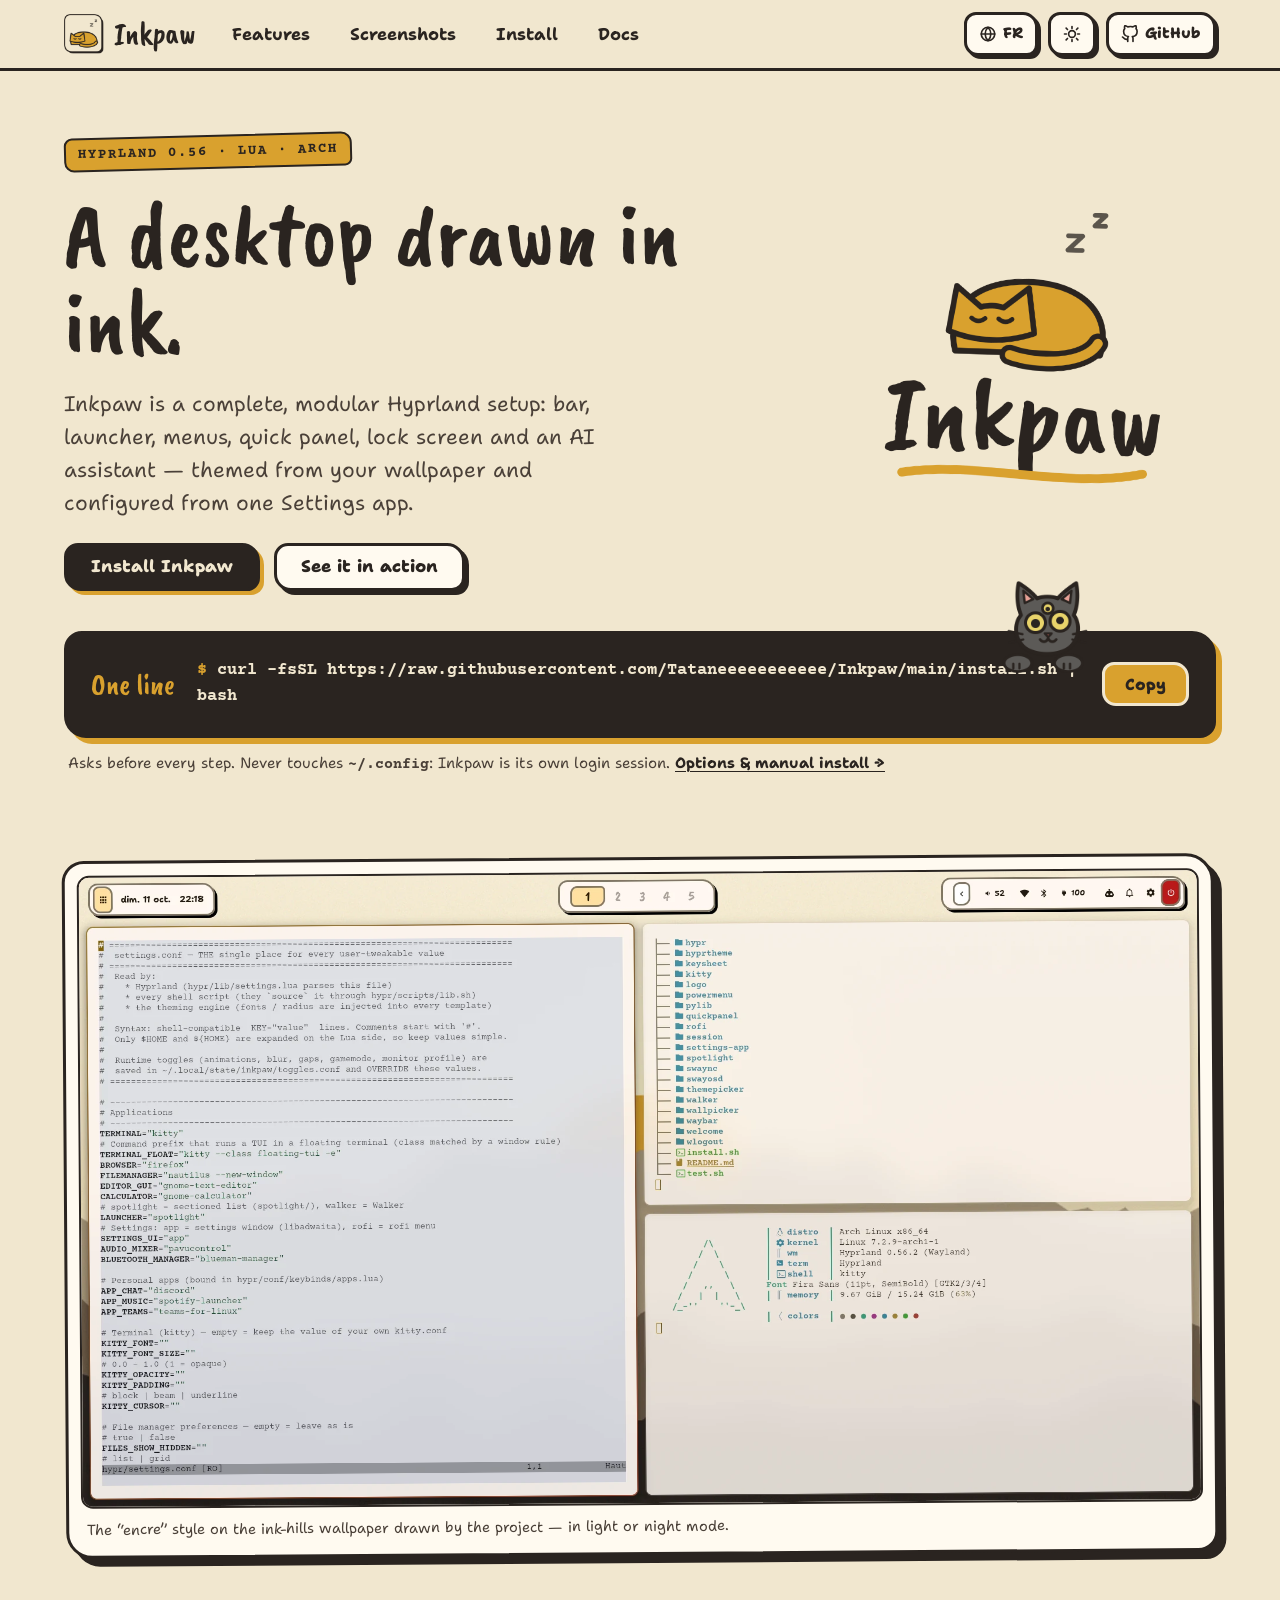
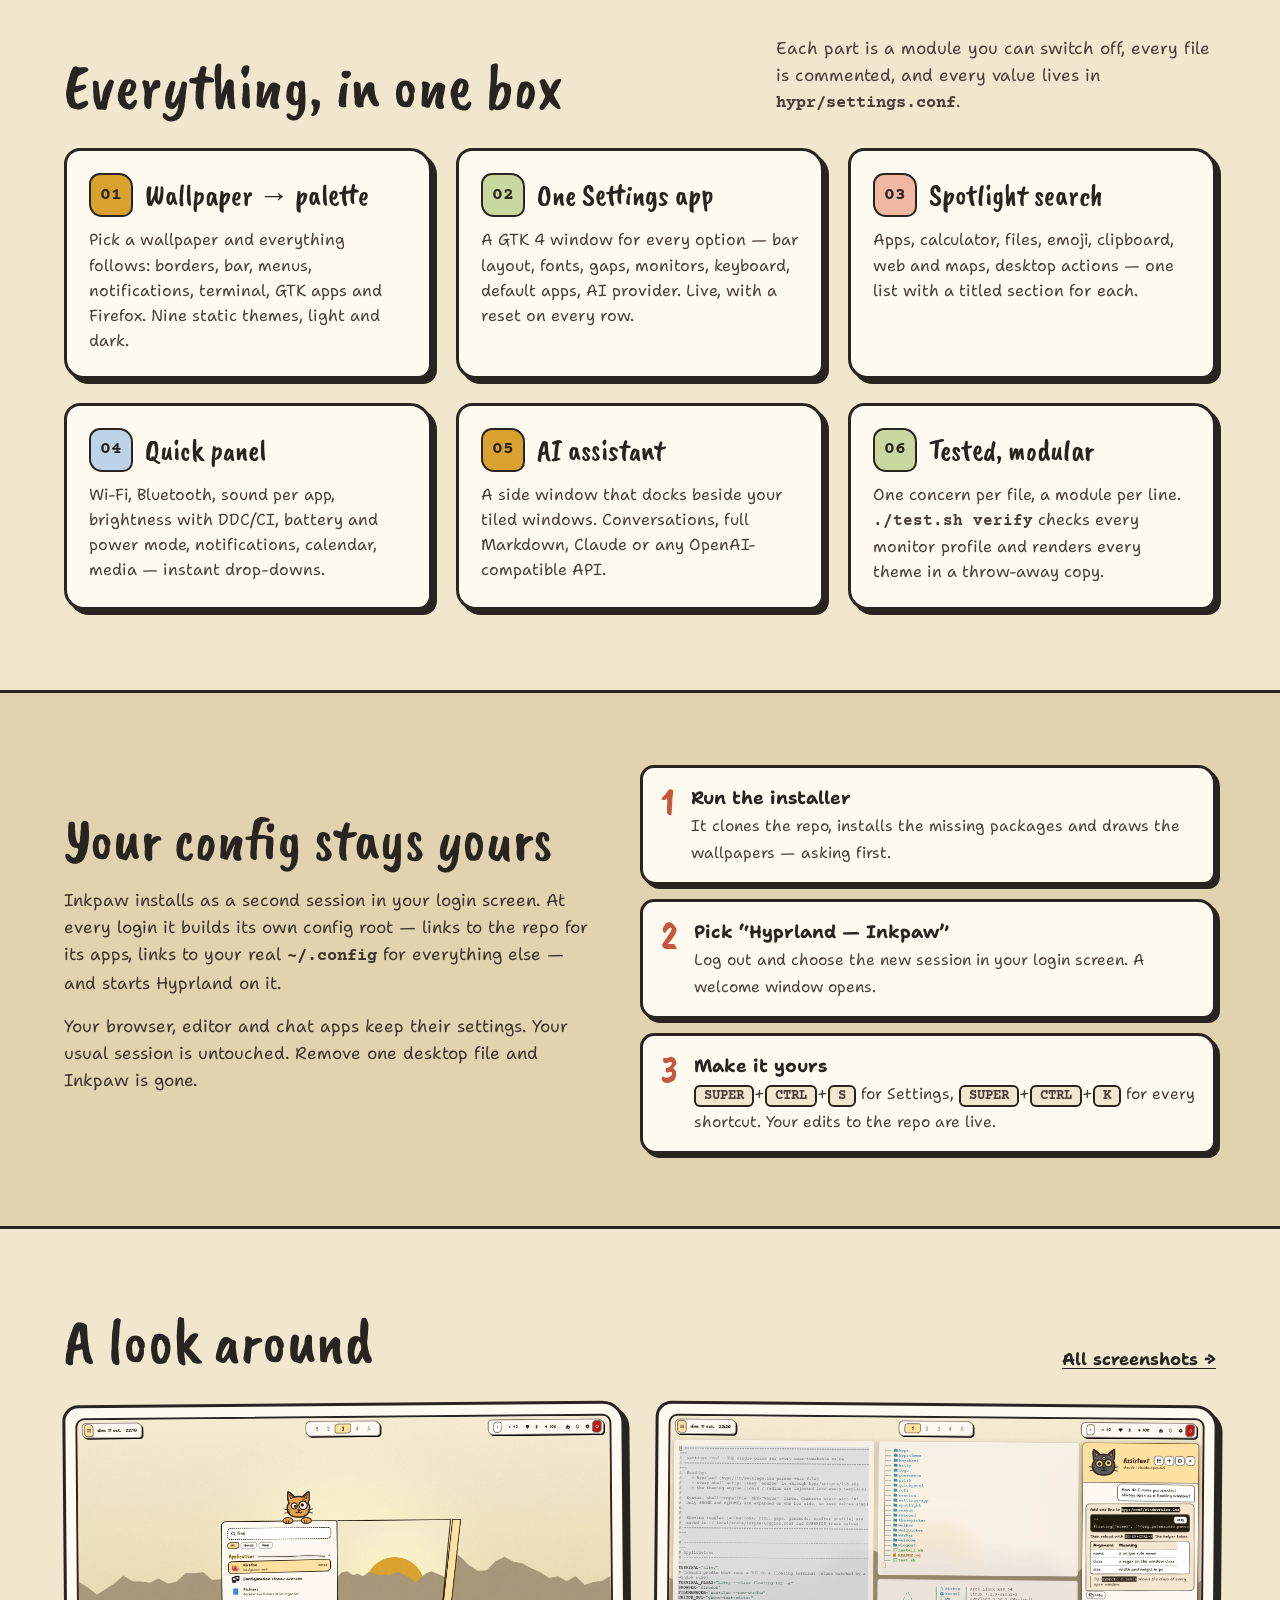
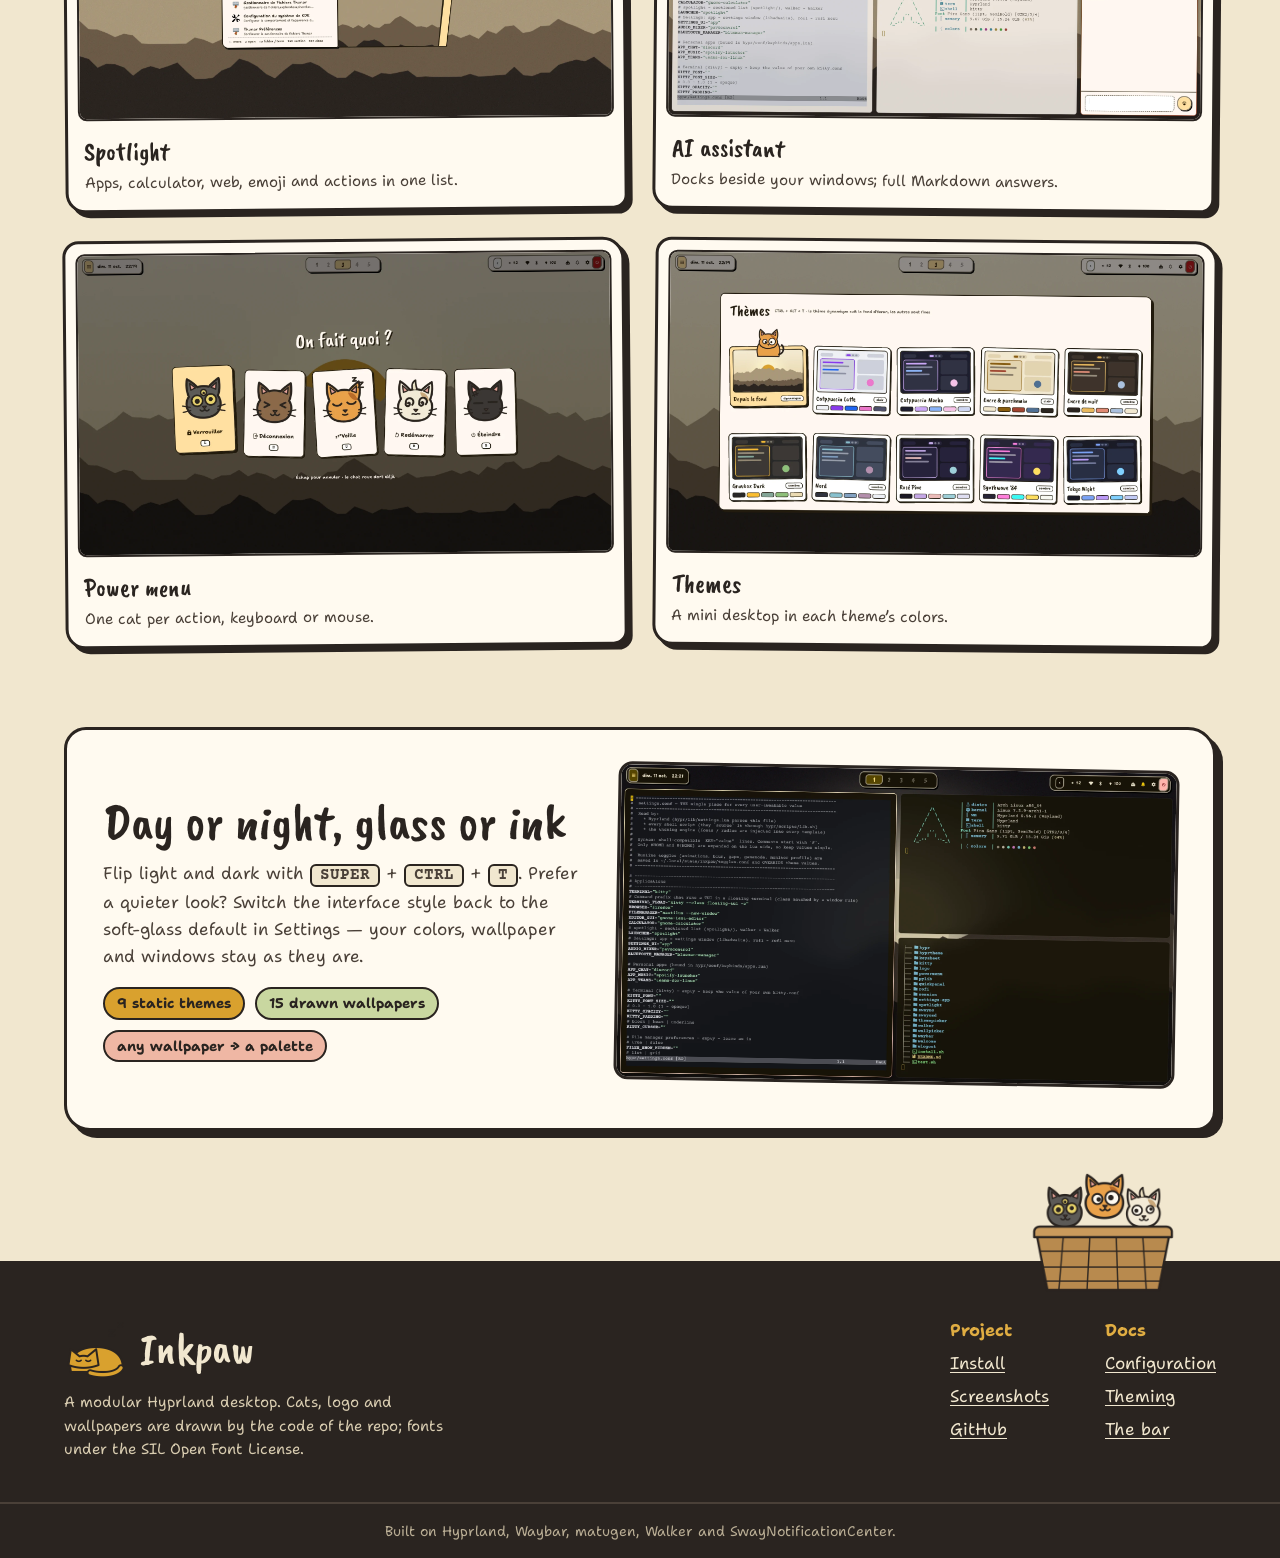
<file: site/index.html>
<!doctype html>
<html lang="en">
<head>
<meta charset="utf-8">
<meta name="viewport" content="width=device-width, initial-scale=1">
<title>Inkpaw</title>
<link rel="alternate" hreflang="en" href="en/index.html">
<link rel="alternate" hreflang="fr" href="fr/index.html">
<link rel="icon" type="image/png" href="assets/img/inkpaw-mark-32.png">
<script>
  // French browsers go to /fr/, everyone else to /en/
  (function () {
    var langs = navigator.languages || [navigator.language || "en"];
    var fr = langs.some(function (l) { return /^fr\b/i.test(l); });
    location.replace((fr ? "fr" : "en") + "/index.html");
  })();
</script>
<noscript><meta http-equiv="refresh" content="0; url=en/index.html"></noscript>
<style>body{margin:0;min-height:100vh;display:grid;place-items:center;background:#f1e7cf;color:#2a2420;font-family:sans-serif}</style>
</head>
<body>
<p><a href="en/index.html">English</a> · <a href="fr/index.html">Français</a></p>
</body>
</html>
</file>
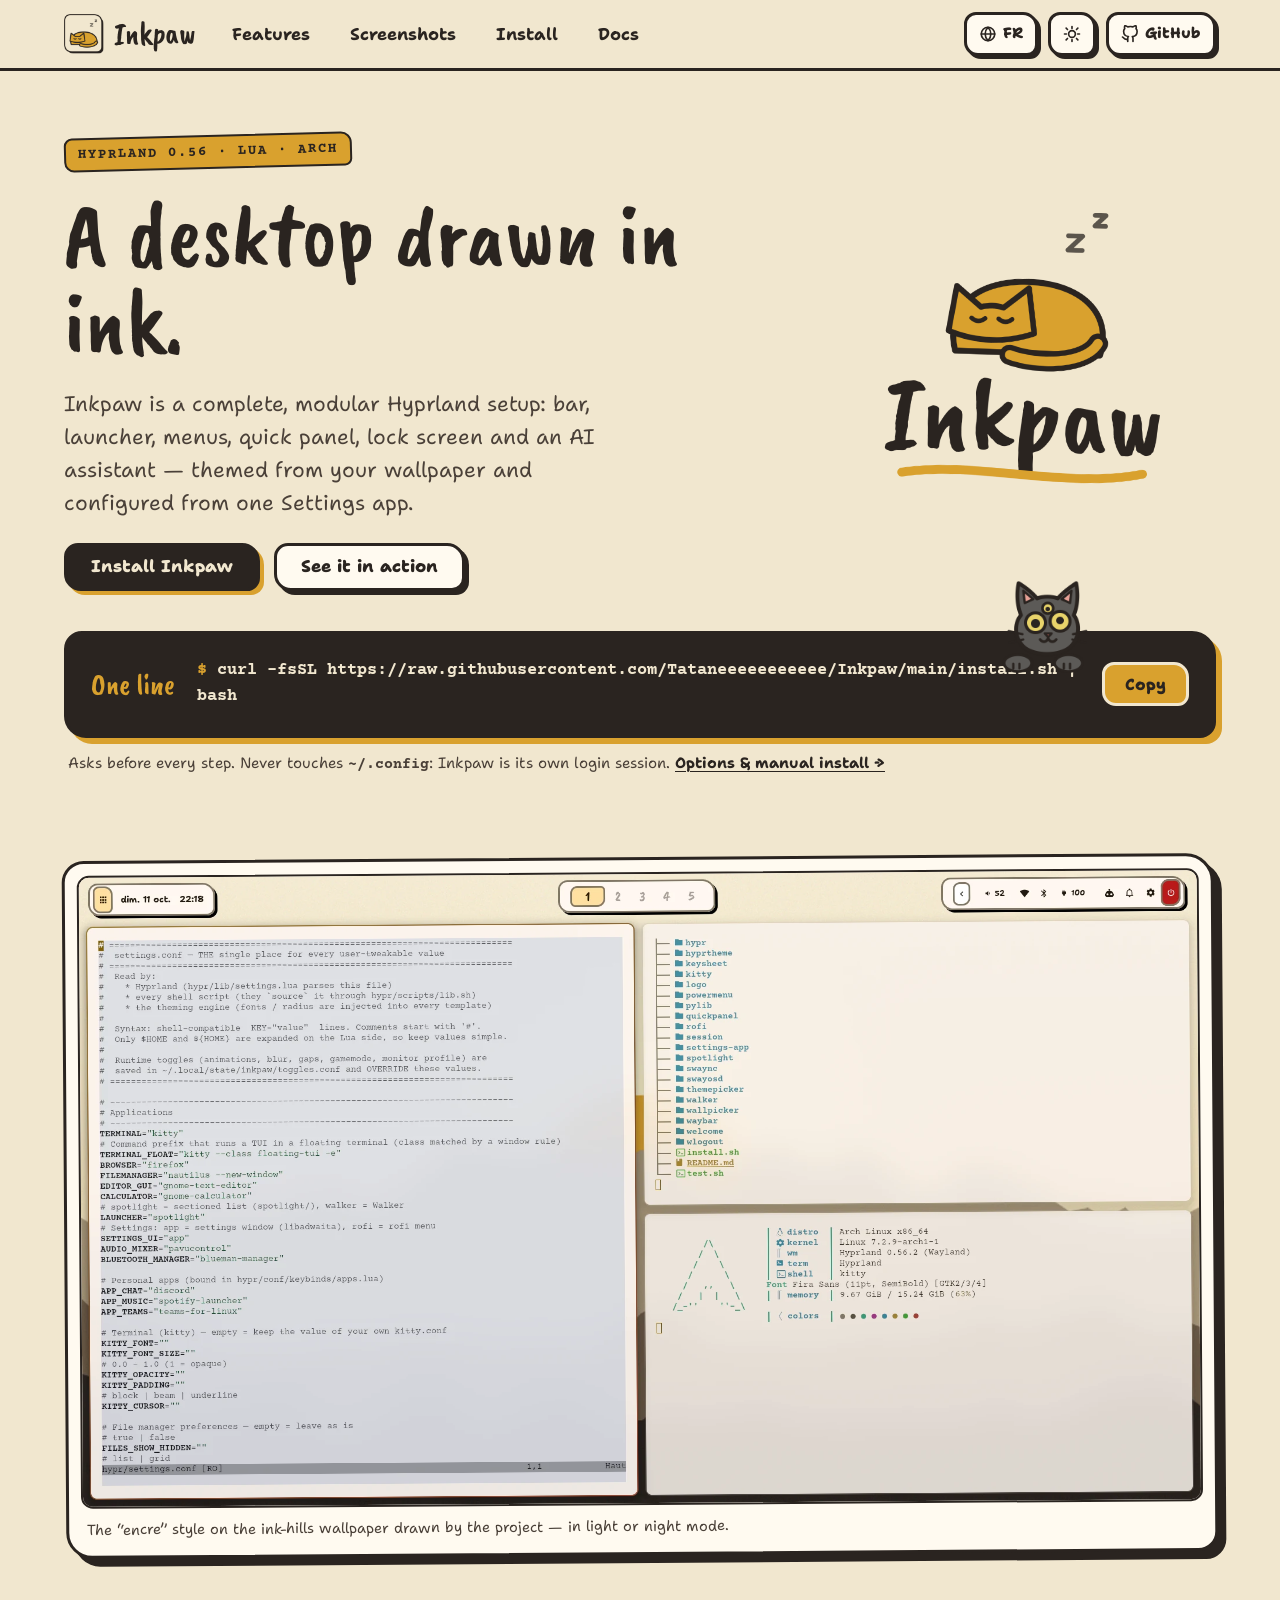
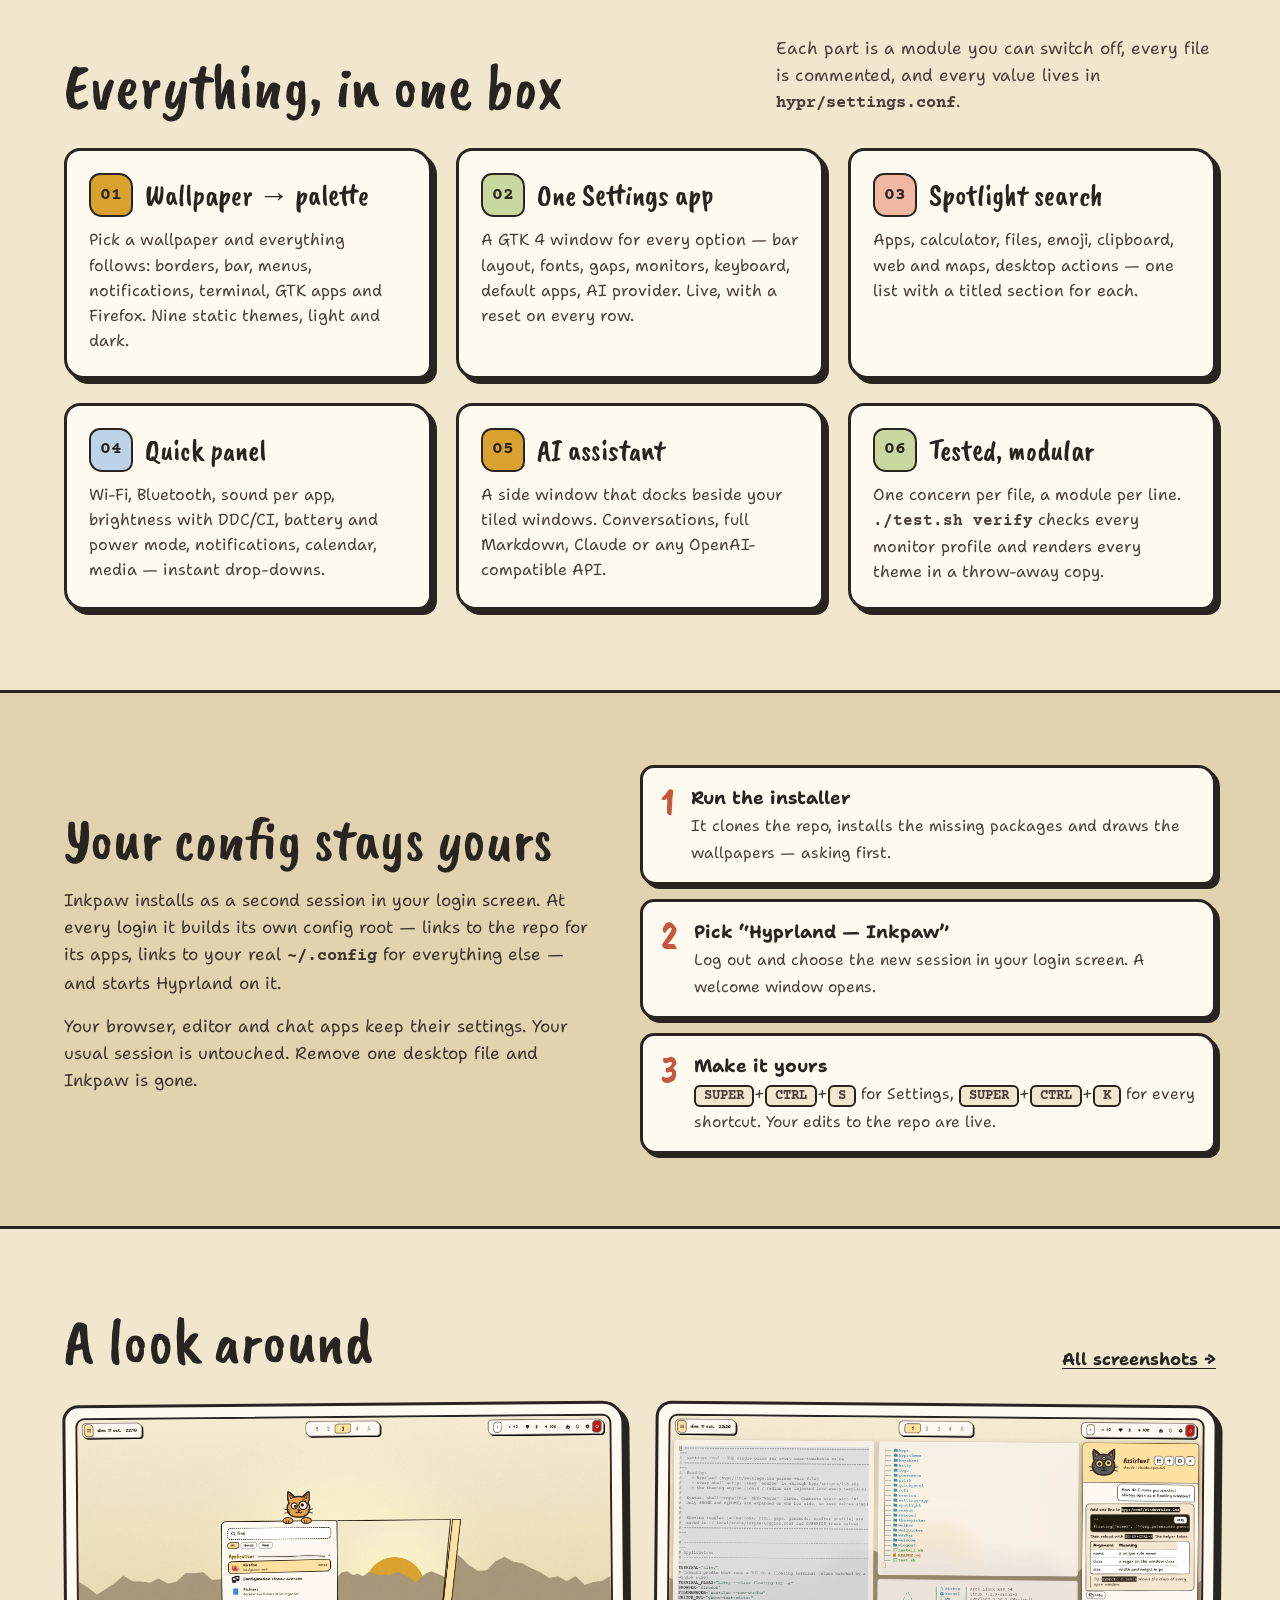
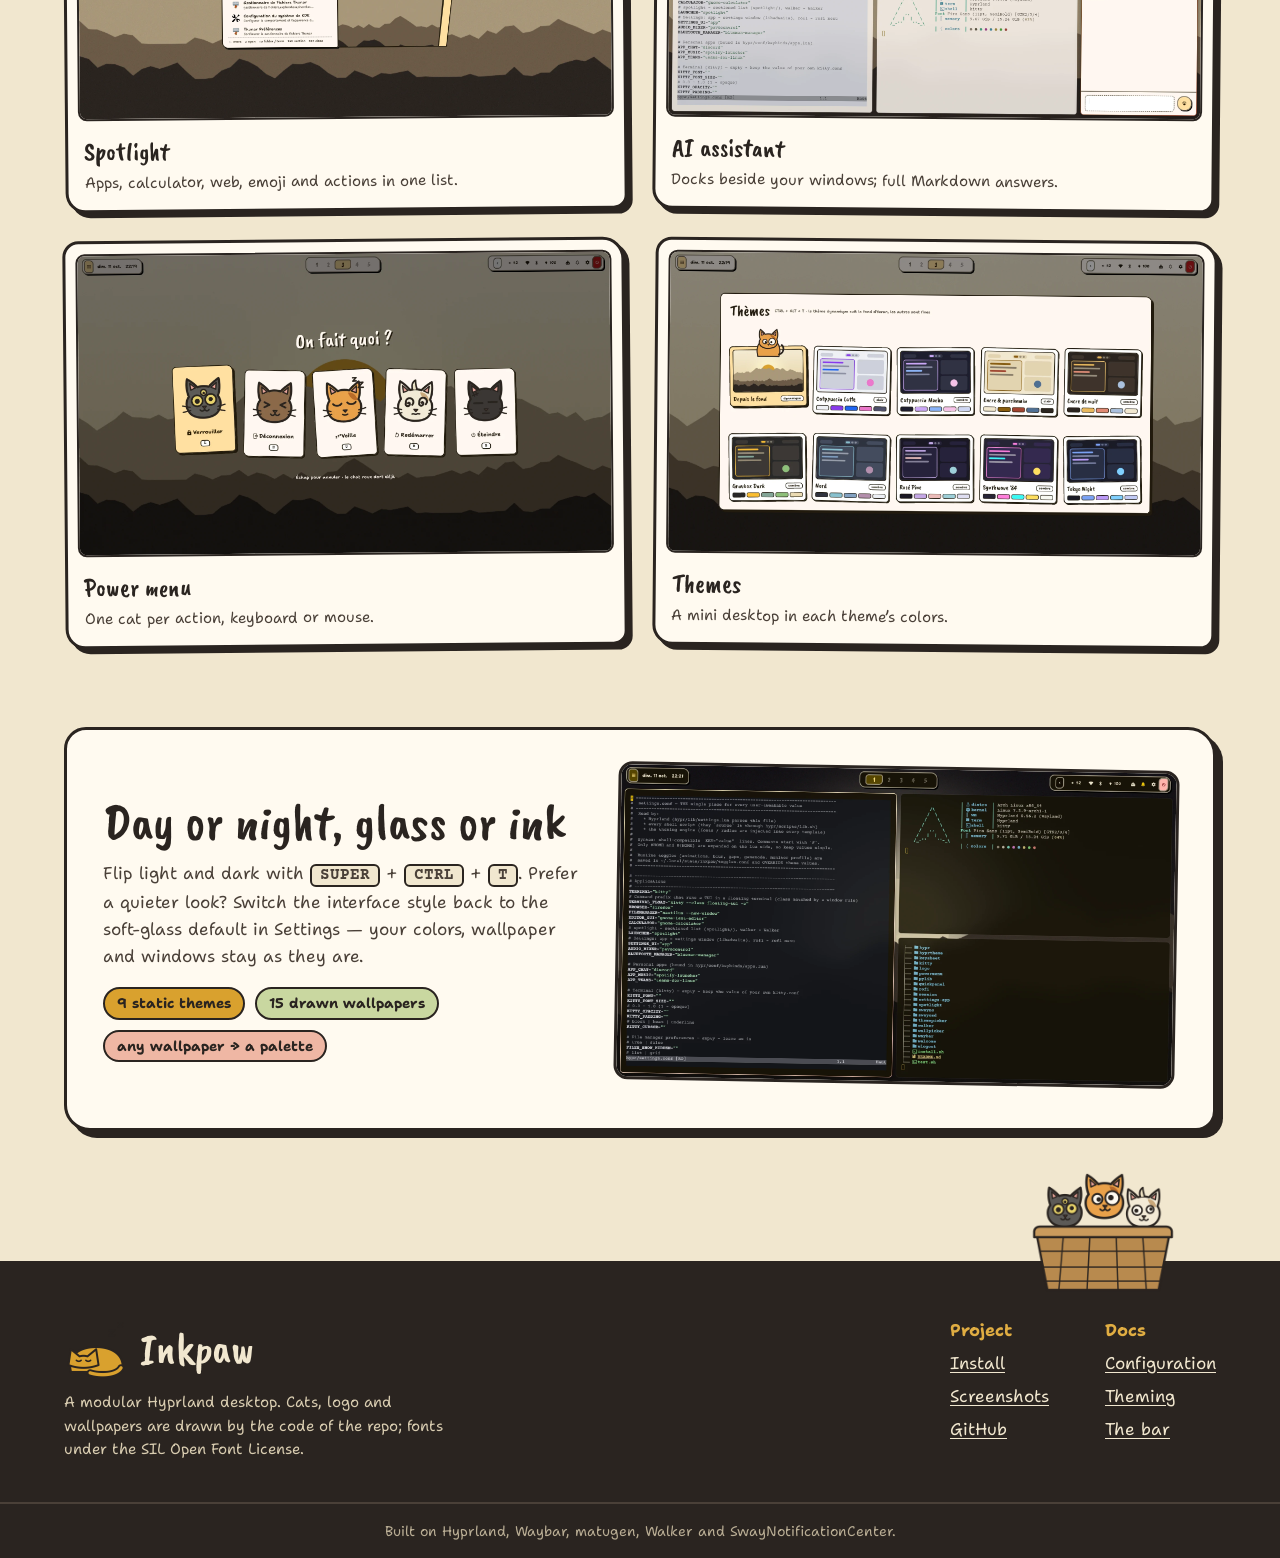
<file: site/en/index.html>
<!doctype html>
<html lang="en">
<head>
<meta charset="utf-8">
<meta name="viewport" content="width=device-width, initial-scale=1">
<title>Inkpaw — a Hyprland desktop drawn in ink</title>
<meta name="description" content="Inkpaw is a complete, modular Hyprland 0.56 desktop in Lua: themed from your wallpaper, configured from one Settings app, with a hand-drawn ink and parchment style.">
<meta name="color-scheme" content="light dark">
<meta name="theme-color" content="#f1e7cf" media="(prefers-color-scheme: light)">
<meta name="theme-color" content="#1f1a16" media="(prefers-color-scheme: dark)">
<meta property="og:title" content="Inkpaw — a Hyprland desktop drawn in ink">
<meta property="og:description" content="Inkpaw is a complete, modular Hyprland 0.56 desktop in Lua: themed from your wallpaper, configured from one Settings app, with a hand-drawn ink and parchment style.">
<meta property="og:image" content="../assets/img/desktop.webp">
<meta property="og:locale" content="en_US">
<link rel="alternate" hreflang="en" href="../en/index.html"><link rel="alternate" hreflang="fr" href="../fr/index.html">
<link rel="alternate" hreflang="x-default" href="../en/index.html">
<link rel="icon" type="image/png" href="../assets/img/inkpaw-mark-32.png">
<script>(function(){try{var t=localStorage.getItem("inkpaw-theme");if(t==="dark"||t==="light")document.documentElement.setAttribute("data-theme",t);}catch(e){}})();</script>
<link rel="preconnect" href="https://fonts.googleapis.com">
<link rel="preconnect" href="https://fonts.gstatic.com" crossorigin>
<link href="https://fonts.googleapis.com/css2?family=Caveat+Brush&family=Shantell+Sans:wght@400;500;600;700;800&family=Courier+Prime:wght@400;700&display=swap" rel="stylesheet">
<link rel="stylesheet" href="../assets/css/site.css">
<script src="../assets/js/site.js" defer></script>
</head>
<body>
<a class="skip" href="#main">Skip to content</a>
<header class="site-header">
  <nav class="wrap site-nav" aria-label="Main">
    <a class="brand" href="index.html"><img src="../assets/img/inkpaw-mark-128.png" alt="" width="40" height="40"><span>Inkpaw</span></a>
    <div class="nav-links">
      <a href="index.html#features">Features</a>
      <a href="screenshots.html">Screenshots</a>
      <a href="install.html">Install</a>
      <a href="docs.html">Docs</a>
    </div>
    <div class="nav-tools">
      <a class="icon-btn" href="../fr/index.html" hreflang="fr" lang="fr" aria-label="Lire en français"><svg aria-hidden="true" viewBox="0 0 24 24"><circle cx="12" cy="12" r="9"/><path d="M3 12h18M12 3c2.5 2.6 3.8 5.6 3.8 9s-1.3 6.4-3.8 9c-2.5-2.6-3.8-5.6-3.8-9S9.5 5.6 12 3Z"/></svg>FR</a>
      <button class="icon-btn theme-toggle" type="button" data-theme-toggle aria-label="Switch light / dark"><svg class="sun" aria-hidden="true" viewBox="0 0 24 24"><circle cx="12" cy="12" r="4.5"/><path d="M12 2v2.5M12 19.5V22M4.2 4.2 6 6M18 18l1.8 1.8M2 12h2.5M19.5 12H22M4.2 19.8 6 18M18 6l1.8-1.8"/></svg><svg class="moon" aria-hidden="true" viewBox="0 0 24 24"><path d="M20 14.5A8 8 0 0 1 9.5 4a8 8 0 1 0 10.5 10.5Z"/></svg></button>
      <a class="icon-btn" href="https://github.com/Tataneeeeeeeeeee/Inkpaw"><svg aria-hidden="true" viewBox="0 0 24 24"><path d="M9 19c-5 1.5-5-2.5-7-3m14 6v-3.9a3.4 3.4 0 0 0-.9-2.6c3.1-.4 6.4-1.5 6.4-6.9A5.4 5.4 0 0 0 20 4.8 5 5 0 0 0 19.9 1S18.7.7 16 2.5a13.4 13.4 0 0 0-7 0C6.3.7 5.1 1 5.1 1A5 5 0 0 0 5 4.8a5.4 5.4 0 0 0-1.5 3.7c0 5.4 3.3 6.5 6.4 6.9a3.4 3.4 0 0 0-.9 2.6V22"/></svg><span>GitHub</span></a>
    </div>
  </nav>
</header>
<main id="main">
  <section class="wrap hero">
    <div class="hero-text">
      <span class="tag">HYPRLAND 0.56 · LUA · ARCH</span>
      <h1 class="display">A desktop drawn in ink.</h1>
      <p>Inkpaw is a complete, modular Hyprland setup: bar, launcher, menus, quick panel, lock screen and an AI assistant — themed from your wallpaper and configured from one Settings app.</p>
      <div class="actions">
        <a class="btn btn-ink" href="install.html">Install Inkpaw</a>
        <a class="btn btn-paper" href="screenshots.html">See it in action</a>
      </div>
    </div>
    <div class="hero-logo">
      <img class="only-light" src="../assets/img/inkpaw-signature-600.png" alt="Inkpaw logo: an ochre cat asleep above the name" width="600" height="520">
      <img class="only-dark" src="../assets/img/inkpaw-signature-dark-600.png" alt="Inkpaw logo: an ochre cat asleep above the name" width="600" height="520">
    </div>
  </section>

  <section class="wrap" aria-label="One line">
    <div class="cmd"><h2 class="display">One line</h2><code><span class="prompt">$</span> curl -fsSL https://raw.githubusercontent.com/Tataneeeeeeeeeee/Inkpaw/main/install.sh | bash</code><button class="copy" type="button" data-copy="curl -fsSL https://raw.githubusercontent.com/Tataneeeeeeeeeee/Inkpaw/main/install.sh | bash" data-copied="Copied!">Copy</button><img class="cat" src="../assets/img/peek-gribouille.png" alt="" width="92"></div>
    <p class="note">Asks before every step. Never touches <code>~/.config</code>: Inkpaw is its own login session. <a href="install.html"><strong>Options &amp; manual install →</strong></a></p>
  </section>

  <section class="wrap section" style="padding-bottom: 0">
    <figure class="card shot">
      <img class="only-light" src="../assets/img/desktop.webp" alt="The Inkpaw desktop in the encre style: three tiled terminals under the parchment bar" width="1920" height="1080">
      <img class="only-dark" src="../assets/img/night-theme.webp" alt="The same desktop in night mode" width="1920" height="1080">
      <figcaption>The “encre” style on the ink-hills wallpaper drawn by the project — in light or night mode.</figcaption>
    </figure>
  </section>

  <section id="features" class="wrap section" aria-labelledby="feat-title">
    <div class="section-head"><h2 id="feat-title" class="display">Everything, in one box</h2><p>Each part is a module you can switch off, every file is commented, and every value lives in <code>hypr/settings.conf</code>.</p></div>
    <div class="grid"><article class="card feature"><header><span class="num tint-ochre">01</span>
<h3 class="display">Wallpaper → palette</h3></header><p>Pick a wallpaper and everything follows: borders, bar, menus, notifications, terminal, GTK apps and Firefox. Nine static themes, light and dark.</p></article><article class="card feature"><header><span class="num tint-moss">02</span>
<h3 class="display">One Settings app</h3></header><p>A GTK 4 window for every option — bar layout, fonts, gaps, monitors, keyboard, default apps, AI provider. Live, with a reset on every row.</p></article><article class="card feature"><header><span class="num tint-brick">03</span>
<h3 class="display">Spotlight search</h3></header><p>Apps, calculator, files, emoji, clipboard, web and maps, desktop actions — one list with a titled section for each.</p></article><article class="card feature"><header><span class="num tint-sky">04</span>
<h3 class="display">Quick panel</h3></header><p>Wi-Fi, Bluetooth, sound per app, brightness with DDC/CI, battery and power mode, notifications, calendar, media — instant drop-downs.</p></article><article class="card feature"><header><span class="num tint-ochre">05</span>
<h3 class="display">AI assistant</h3></header><p>A side window that docks beside your tiled windows. Conversations, full Markdown, Claude or any OpenAI-compatible API.</p></article><article class="card feature"><header><span class="num tint-moss">06</span>
<h3 class="display">Tested, modular</h3></header><p>One concern per file, a module per line. <code>./test.sh verify</code> checks every monitor profile and renders every theme in a throw-away copy.</p></article></div>
  </section>

  <section class="band" aria-labelledby="how-title">
    <div class="wrap">
      <div class="text"><h2 id="how-title" class="display">Your config stays yours</h2><p>Inkpaw installs as a second session in your login screen. At every login it builds its own config root — links to the repo for its apps, links to your real <code>~/.config</code> for everything else — and starts Hyprland on it.</p><p>Your browser, editor and chat apps keep their settings. Your usual session is untouched. Remove one desktop file and Inkpaw is gone.</p></div>
      <ol class="steps"><li class="card"><span class="n">1</span><div><strong>Run the installer</strong><span>It clones the repo, installs the missing packages and draws the wallpapers — asking first.</span></div></li><li class="card"><span class="n">2</span><div><strong>Pick “Hyprland — Inkpaw”</strong><span>Log out and choose the new session in your login screen. A welcome window opens.</span></div></li><li class="card"><span class="n">3</span><div><strong>Make it yours</strong><span><kbd>SUPER</kbd>+<kbd>CTRL</kbd>+<kbd>S</kbd> for Settings, <kbd>SUPER</kbd>+<kbd>CTRL</kbd>+<kbd>K</kbd> for every shortcut. Your edits to the repo are live.</span></div></li></ol>
    </div>
  </section>

  <section class="wrap section" aria-labelledby="gal-title">
    <div class="section-head"><h2 id="gal-title" class="display">A look around</h2><a href="screenshots.html"><strong>All screenshots →</strong></a></div>
    <div class="tiles"><figure class="card tile"><img src="../assets/img/spotlight.webp" alt="Spotlight search with a cat peeking over the panel" loading="lazy" width="1920" height="1080"><figcaption><strong>Spotlight</strong><span>Apps, calculator, web, emoji and actions in one list.</span></figcaption></figure><figure class="card tile"><img src="../assets/img/ai-assistant.webp" alt="AI assistant docked beside tiled terminals" loading="lazy" width="1920" height="1080"><figcaption><strong>AI assistant</strong><span>Docks beside your windows; full Markdown answers.</span></figcaption></figure><figure class="card tile"><img src="../assets/img/power-menu.webp" alt="Power menu with one cat per action" loading="lazy" width="1920" height="1080"><figcaption><strong>Power menu</strong><span>One cat per action, keyboard or mouse.</span></figcaption></figure><figure class="card tile"><img src="../assets/img/themes.webp" alt="Theme selector showing mini desktops" loading="lazy" width="1920" height="1080"><figcaption><strong>Themes</strong><span>A mini desktop in each theme’s colors.</span></figcaption></figure></div>
  </section>

  <section class="wrap" style="padding-bottom: 90px" aria-labelledby="duo-title">
    <div class="card duo">
      <div><h2 id="duo-title" class="display">Day or night, glass or ink</h2><p>Flip light and dark with <kbd>SUPER</kbd> + <kbd>CTRL</kbd> + <kbd>T</kbd>. Prefer a quieter look? Switch the interface style back to the soft-glass default in Settings — your colors, wallpaper and windows stay as they are.</p><div class="pills"><span class="pill tint-ochre">9 static themes</span><span class="pill tint-moss">15 drawn wallpapers</span><span class="pill tint-brick">any wallpaper → a palette</span></div></div>
      <div class="pics"><img src="../assets/img/night-theme.webp" alt="The same desktop in night mode" loading="lazy" width="1920" height="1080"></div>
    </div>
  </section>
</main>
<footer class="site-footer">
  <img class="basket" src="../assets/img/basket.png" alt="" width="150">
  <div class="wrap footer-grid">
    <div class="footer-brand">
      <div class="row"><img src="../assets/img/inkpaw-mark-flat-256.png" alt="" width="64"><span>Inkpaw</span></div>
      <p>A modular Hyprland desktop. Cats, logo and wallpapers are drawn by the code of the repo; fonts under the SIL Open Font License.</p>
    </div>
    <nav class="footer-links" aria-label="Footer">
      <div><strong>Project</strong><a href="install.html">Install</a><a href="screenshots.html">Screenshots</a><a href="https://github.com/Tataneeeeeeeeeee/Inkpaw">GitHub</a></div>
      <div><strong>Docs</strong><a href="docs.html#configuration">Configuration</a><a href="docs.html#theming">Theming</a><a href="docs.html#bar">The bar</a></div>
    </nav>
  </div>
  <div class="footer-bottom">Built on Hyprland, Waybar, matugen, Walker and SwayNotificationCenter.</div>
</footer>
</body>
</html>
</file>
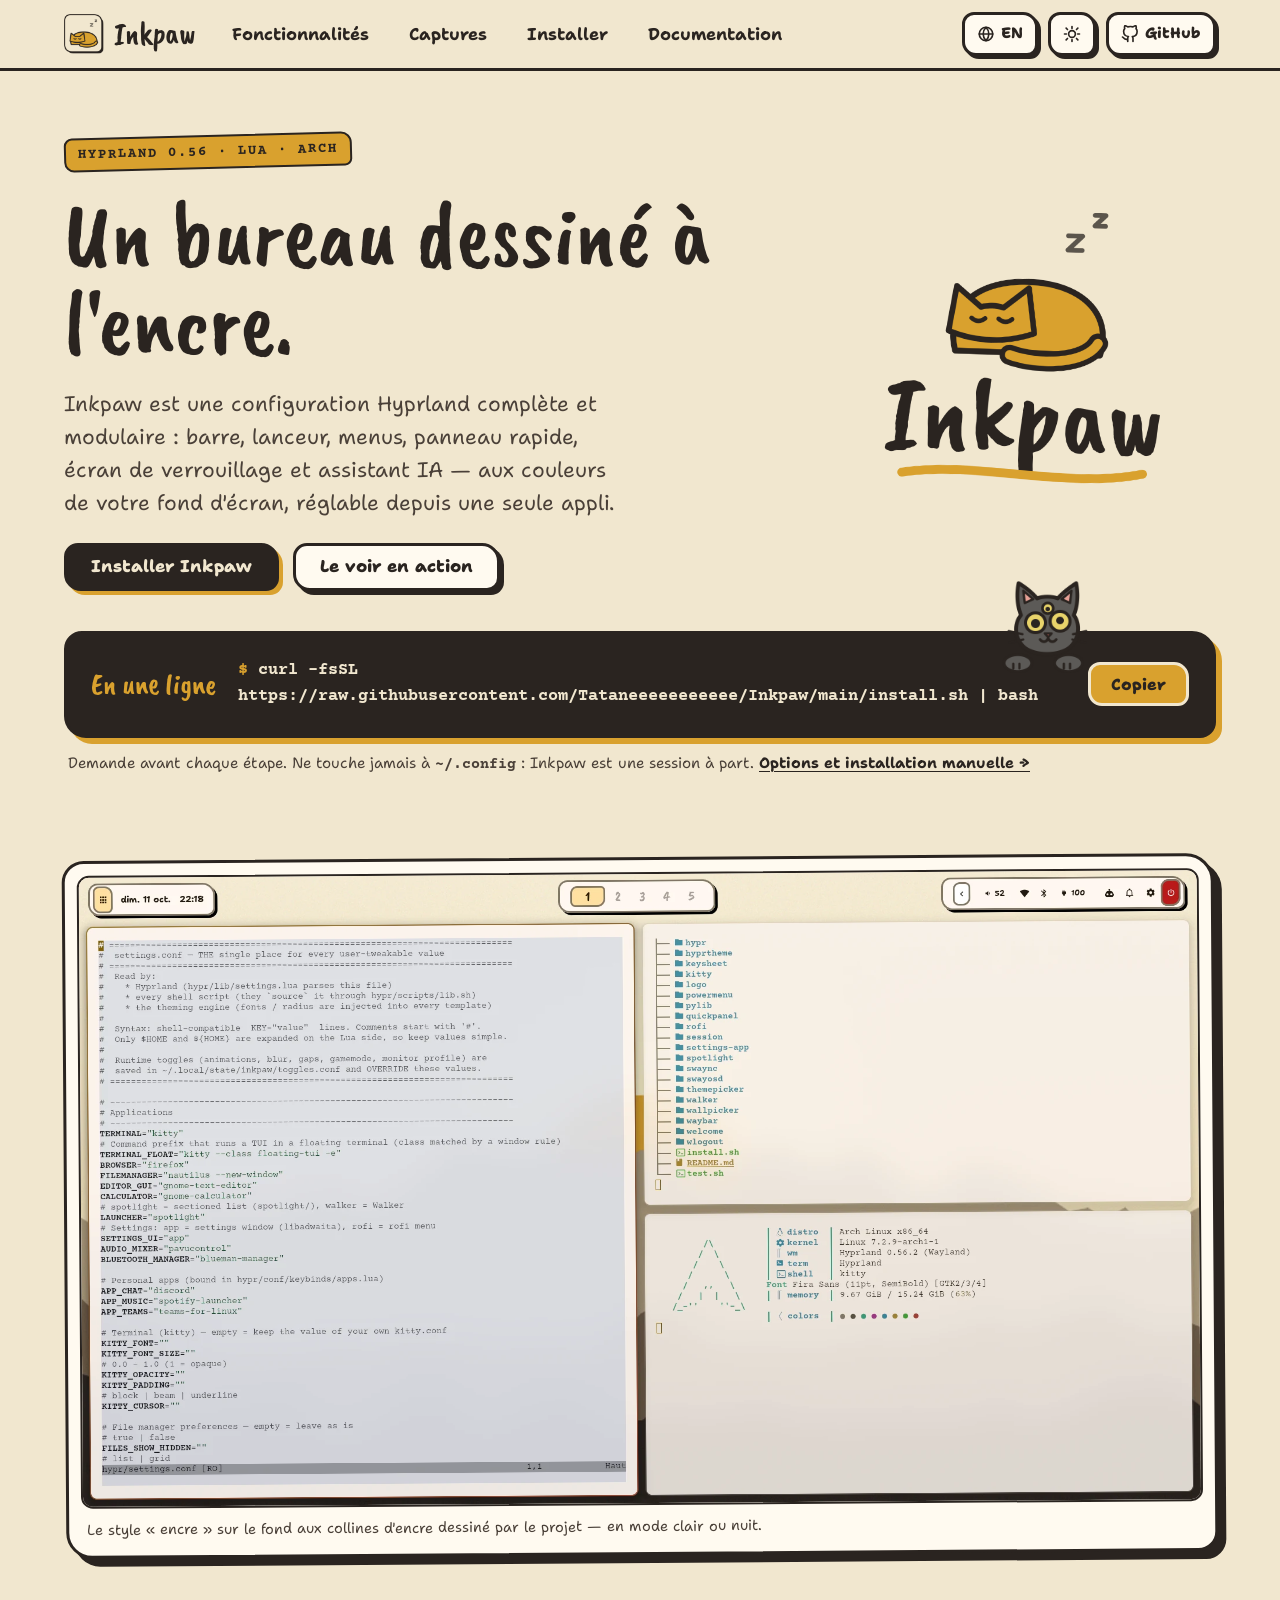
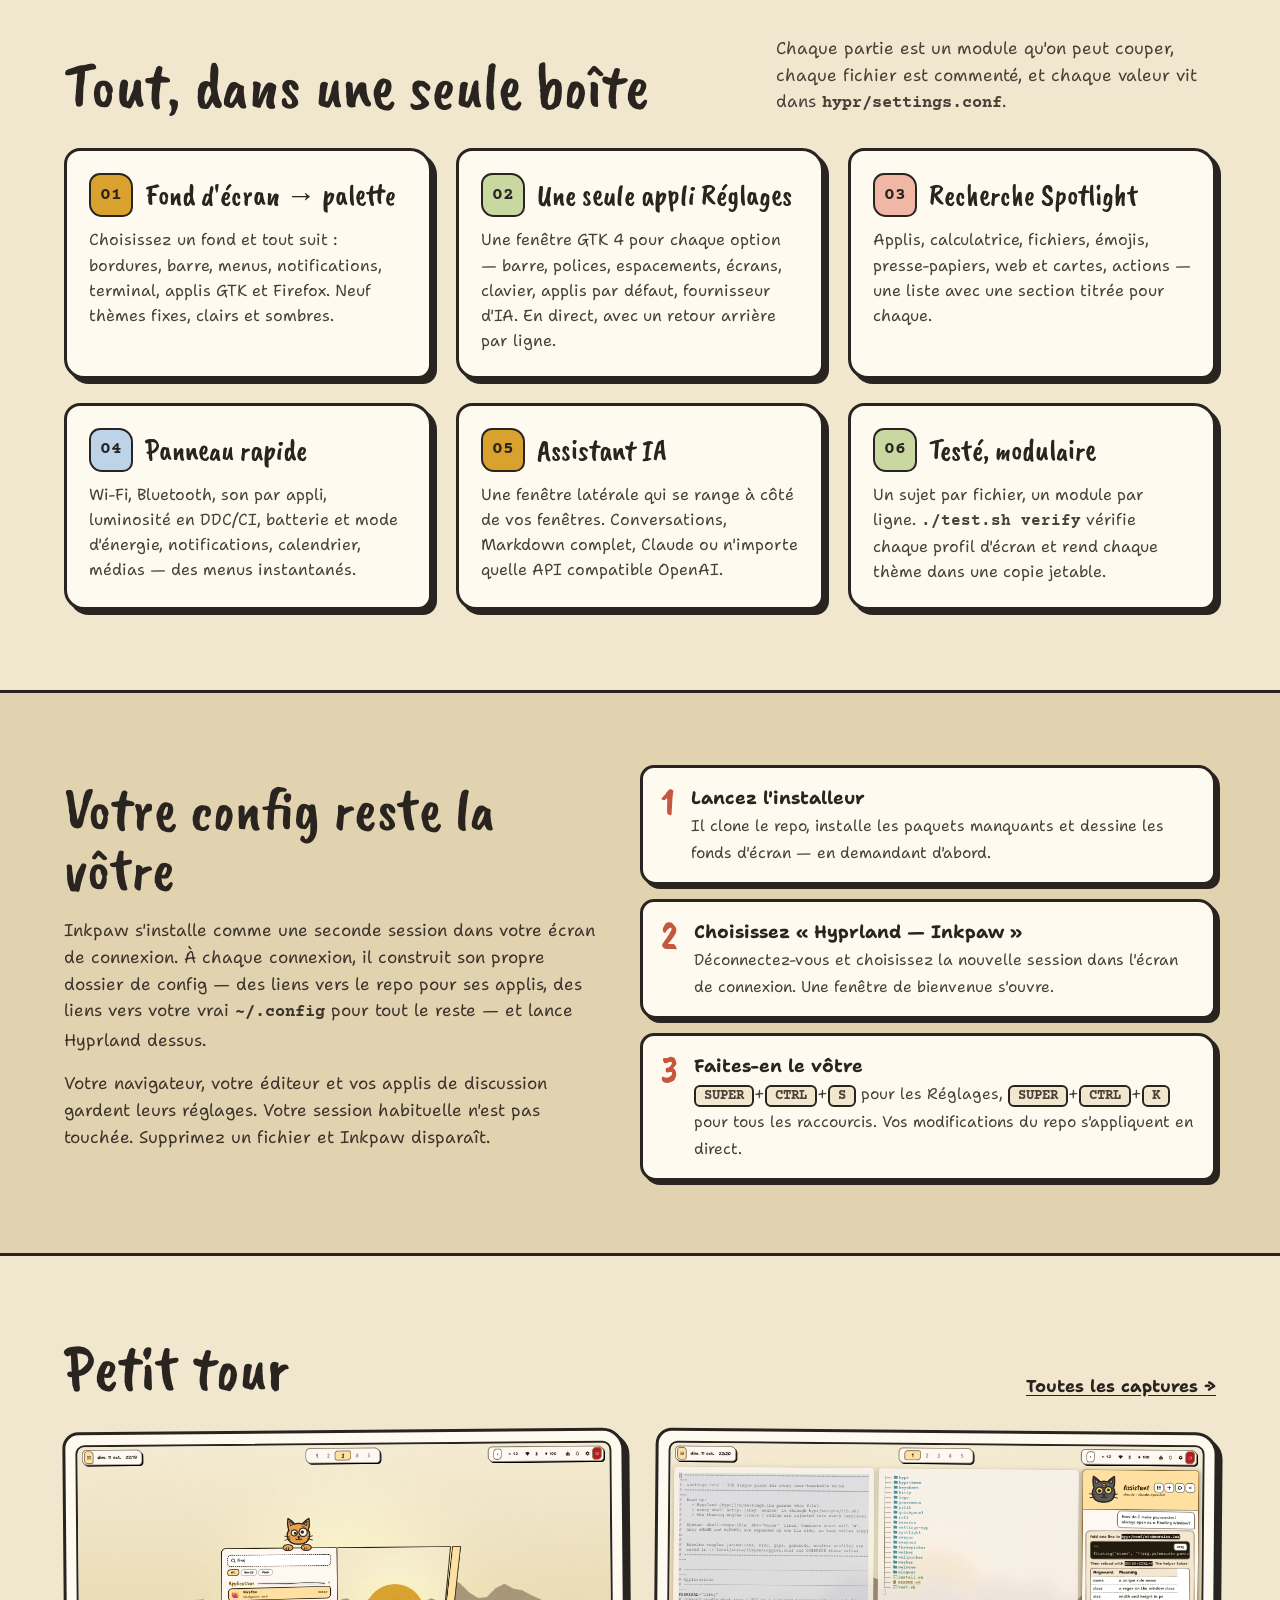
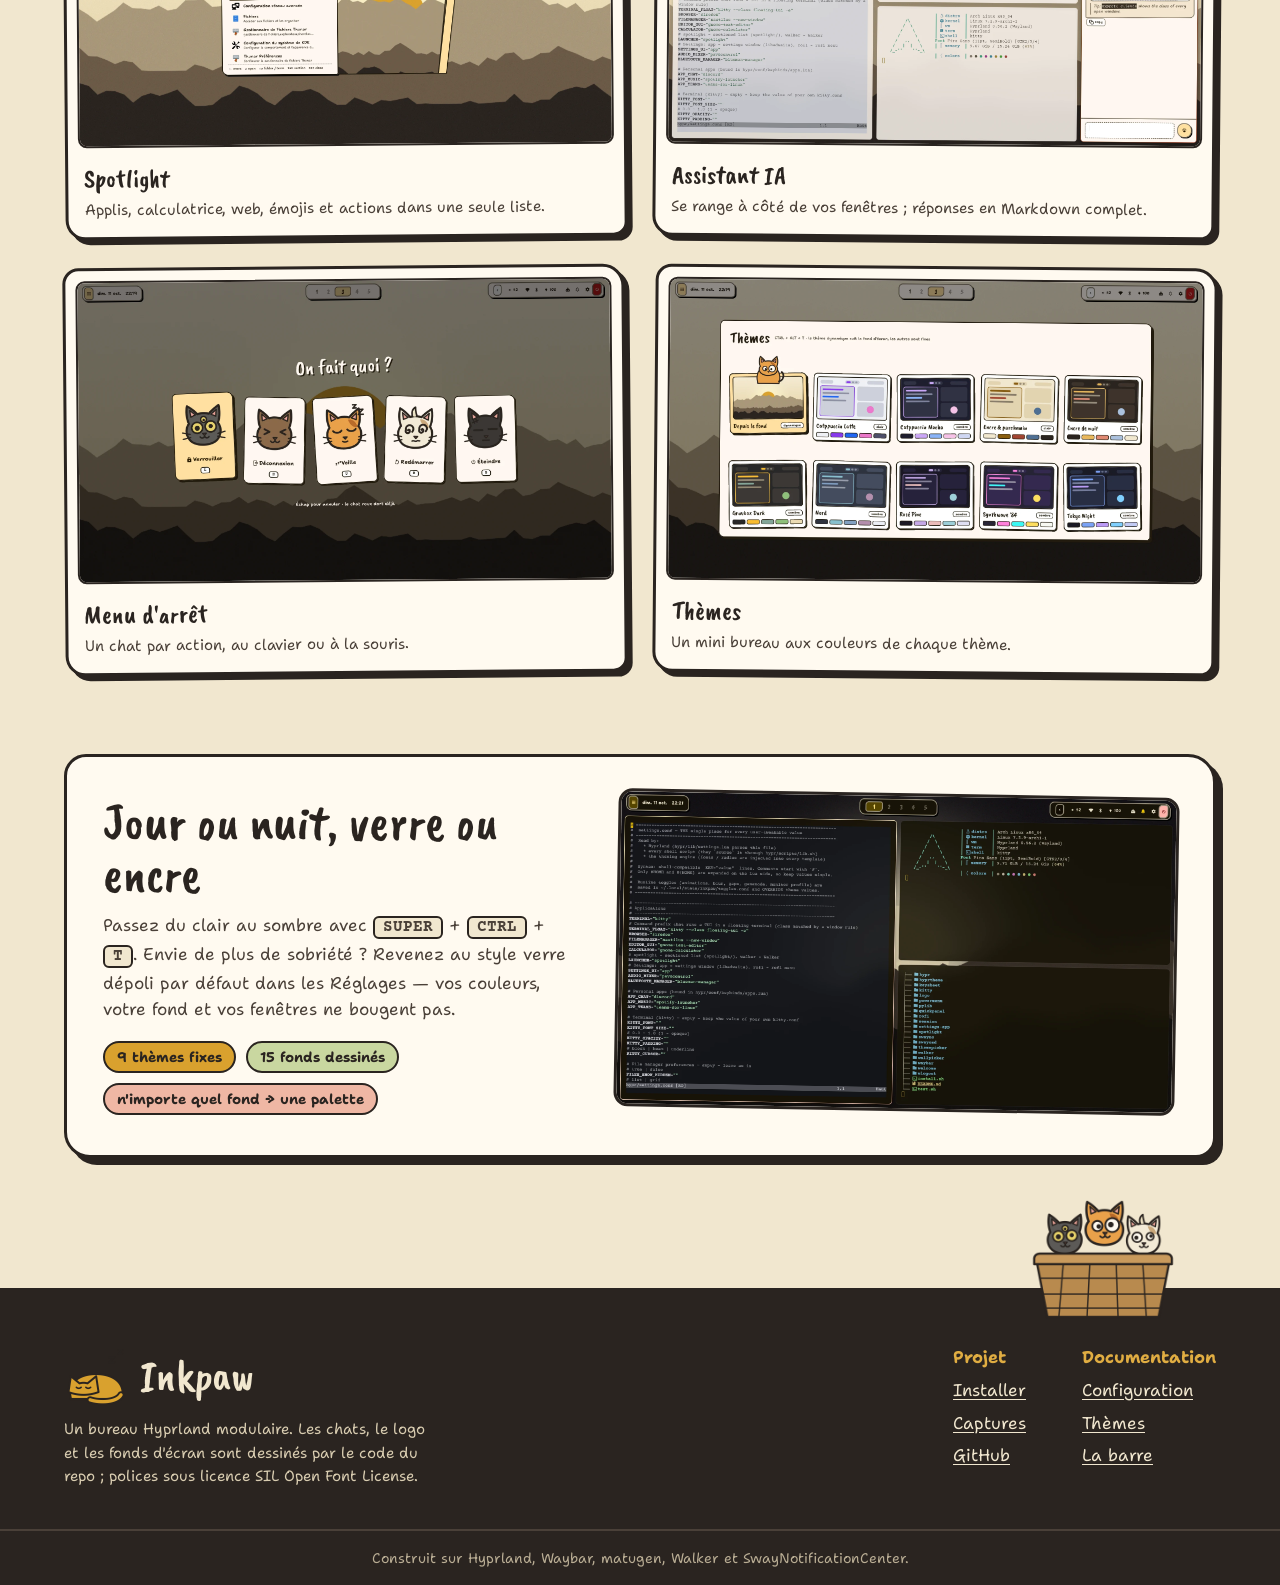
<file: site/fr/index.html>
<!doctype html>
<html lang="fr">
<head>
<meta charset="utf-8">
<meta name="viewport" content="width=device-width, initial-scale=1">
<title>Inkpaw — un bureau Hyprland dessiné à l&#x27;encre</title>
<meta name="description" content="Inkpaw est un bureau Hyprland 0.56 complet et modulaire en Lua : ses couleurs viennent de votre fond d&#x27;écran, tout se règle dans une seule appli, avec un style dessiné à l&#x27;encre sur parchemin.">
<meta name="color-scheme" content="light dark">
<meta name="theme-color" content="#f1e7cf" media="(prefers-color-scheme: light)">
<meta name="theme-color" content="#1f1a16" media="(prefers-color-scheme: dark)">
<meta property="og:title" content="Inkpaw — un bureau Hyprland dessiné à l&#x27;encre">
<meta property="og:description" content="Inkpaw est un bureau Hyprland 0.56 complet et modulaire en Lua : ses couleurs viennent de votre fond d&#x27;écran, tout se règle dans une seule appli, avec un style dessiné à l&#x27;encre sur parchemin.">
<meta property="og:image" content="../assets/img/desktop.webp">
<meta property="og:locale" content="fr_FR">
<link rel="alternate" hreflang="en" href="../en/index.html"><link rel="alternate" hreflang="fr" href="../fr/index.html">
<link rel="alternate" hreflang="x-default" href="../en/index.html">
<link rel="icon" type="image/png" href="../assets/img/inkpaw-mark-32.png">
<script>(function(){try{var t=localStorage.getItem("inkpaw-theme");if(t==="dark"||t==="light")document.documentElement.setAttribute("data-theme",t);}catch(e){}})();</script>
<link rel="preconnect" href="https://fonts.googleapis.com">
<link rel="preconnect" href="https://fonts.gstatic.com" crossorigin>
<link href="https://fonts.googleapis.com/css2?family=Caveat+Brush&family=Shantell+Sans:wght@400;500;600;700;800&family=Courier+Prime:wght@400;700&display=swap" rel="stylesheet">
<link rel="stylesheet" href="../assets/css/site.css">
<script src="../assets/js/site.js" defer></script>
</head>
<body>
<a class="skip" href="#main">Aller au contenu</a>
<header class="site-header">
  <nav class="wrap site-nav" aria-label="Main">
    <a class="brand" href="index.html"><img src="../assets/img/inkpaw-mark-128.png" alt="" width="40" height="40"><span>Inkpaw</span></a>
    <div class="nav-links">
      <a href="index.html#features">Fonctionnalités</a>
      <a href="screenshots.html">Captures</a>
      <a href="install.html">Installer</a>
      <a href="docs.html">Documentation</a>
    </div>
    <div class="nav-tools">
      <a class="icon-btn" href="../en/index.html" hreflang="en" lang="en" aria-label="Read in English"><svg aria-hidden="true" viewBox="0 0 24 24"><circle cx="12" cy="12" r="9"/><path d="M3 12h18M12 3c2.5 2.6 3.8 5.6 3.8 9s-1.3 6.4-3.8 9c-2.5-2.6-3.8-5.6-3.8-9S9.5 5.6 12 3Z"/></svg>EN</a>
      <button class="icon-btn theme-toggle" type="button" data-theme-toggle aria-label="Basculer clair / sombre"><svg class="sun" aria-hidden="true" viewBox="0 0 24 24"><circle cx="12" cy="12" r="4.5"/><path d="M12 2v2.5M12 19.5V22M4.2 4.2 6 6M18 18l1.8 1.8M2 12h2.5M19.5 12H22M4.2 19.8 6 18M18 6l1.8-1.8"/></svg><svg class="moon" aria-hidden="true" viewBox="0 0 24 24"><path d="M20 14.5A8 8 0 0 1 9.5 4a8 8 0 1 0 10.5 10.5Z"/></svg></button>
      <a class="icon-btn" href="https://github.com/Tataneeeeeeeeeee/Inkpaw"><svg aria-hidden="true" viewBox="0 0 24 24"><path d="M9 19c-5 1.5-5-2.5-7-3m14 6v-3.9a3.4 3.4 0 0 0-.9-2.6c3.1-.4 6.4-1.5 6.4-6.9A5.4 5.4 0 0 0 20 4.8 5 5 0 0 0 19.9 1S18.7.7 16 2.5a13.4 13.4 0 0 0-7 0C6.3.7 5.1 1 5.1 1A5 5 0 0 0 5 4.8a5.4 5.4 0 0 0-1.5 3.7c0 5.4 3.3 6.5 6.4 6.9a3.4 3.4 0 0 0-.9 2.6V22"/></svg><span>GitHub</span></a>
    </div>
  </nav>
</header>
<main id="main">
  <section class="wrap hero">
    <div class="hero-text">
      <span class="tag">HYPRLAND 0.56 · LUA · ARCH</span>
      <h1 class="display">Un bureau dessiné à l&#x27;encre.</h1>
      <p>Inkpaw est une configuration Hyprland complète et modulaire : barre, lanceur, menus, panneau rapide, écran de verrouillage et assistant IA — aux couleurs de votre fond d&#x27;écran, réglable depuis une seule appli.</p>
      <div class="actions">
        <a class="btn btn-ink" href="install.html">Installer Inkpaw</a>
        <a class="btn btn-paper" href="screenshots.html">Le voir en action</a>
      </div>
    </div>
    <div class="hero-logo">
      <img class="only-light" src="../assets/img/inkpaw-signature-600.png" alt="Logo Inkpaw : un chat ocre endormi au-dessus du nom" width="600" height="520">
      <img class="only-dark" src="../assets/img/inkpaw-signature-dark-600.png" alt="Logo Inkpaw : un chat ocre endormi au-dessus du nom" width="600" height="520">
    </div>
  </section>

  <section class="wrap" aria-label="En une ligne">
    <div class="cmd"><h2 class="display">En une ligne</h2><code><span class="prompt">$</span> curl -fsSL https://raw.githubusercontent.com/Tataneeeeeeeeeee/Inkpaw/main/install.sh | bash</code><button class="copy" type="button" data-copy="curl -fsSL https://raw.githubusercontent.com/Tataneeeeeeeeeee/Inkpaw/main/install.sh | bash" data-copied="Copié !">Copier</button><img class="cat" src="../assets/img/peek-gribouille.png" alt="" width="92"></div>
    <p class="note">Demande avant chaque étape. Ne touche jamais à <code>~/.config</code> : Inkpaw est une session à part. <a href="install.html"><strong>Options et installation manuelle →</strong></a></p>
  </section>

  <section class="wrap section" style="padding-bottom: 0">
    <figure class="card shot">
      <img class="only-light" src="../assets/img/desktop.webp" alt="Le bureau Inkpaw en style encre : trois terminaux en mosaïque sous la barre parchemin" width="1920" height="1080">
      <img class="only-dark" src="../assets/img/night-theme.webp" alt="Le même bureau en mode nuit" width="1920" height="1080">
      <figcaption>Le style « encre » sur le fond aux collines d&#x27;encre dessiné par le projet — en mode clair ou nuit.</figcaption>
    </figure>
  </section>

  <section id="features" class="wrap section" aria-labelledby="feat-title">
    <div class="section-head"><h2 id="feat-title" class="display">Tout, dans une seule boîte</h2><p>Chaque partie est un module qu'on peut couper, chaque fichier est commenté, et chaque valeur vit dans <code>hypr/settings.conf</code>.</p></div>
    <div class="grid"><article class="card feature"><header><span class="num tint-ochre">01</span>
<h3 class="display">Fond d&#x27;écran → palette</h3></header><p>Choisissez un fond et tout suit : bordures, barre, menus, notifications, terminal, applis GTK et Firefox. Neuf thèmes fixes, clairs et sombres.</p></article><article class="card feature"><header><span class="num tint-moss">02</span>
<h3 class="display">Une seule appli Réglages</h3></header><p>Une fenêtre GTK 4 pour chaque option — barre, polices, espacements, écrans, clavier, applis par défaut, fournisseur d'IA. En direct, avec un retour arrière par ligne.</p></article><article class="card feature"><header><span class="num tint-brick">03</span>
<h3 class="display">Recherche Spotlight</h3></header><p>Applis, calculatrice, fichiers, émojis, presse-papiers, web et cartes, actions — une liste avec une section titrée pour chaque.</p></article><article class="card feature"><header><span class="num tint-sky">04</span>
<h3 class="display">Panneau rapide</h3></header><p>Wi-Fi, Bluetooth, son par appli, luminosité en DDC/CI, batterie et mode d'énergie, notifications, calendrier, médias — des menus instantanés.</p></article><article class="card feature"><header><span class="num tint-ochre">05</span>
<h3 class="display">Assistant IA</h3></header><p>Une fenêtre latérale qui se range à côté de vos fenêtres. Conversations, Markdown complet, Claude ou n'importe quelle API compatible OpenAI.</p></article><article class="card feature"><header><span class="num tint-moss">06</span>
<h3 class="display">Testé, modulaire</h3></header><p>Un sujet par fichier, un module par ligne. <code>./test.sh verify</code> vérifie chaque profil d'écran et rend chaque thème dans une copie jetable.</p></article></div>
  </section>

  <section class="band" aria-labelledby="how-title">
    <div class="wrap">
      <div class="text"><h2 id="how-title" class="display">Votre config reste la vôtre</h2><p>Inkpaw s'installe comme une seconde session dans votre écran de connexion. À chaque connexion, il construit son propre dossier de config — des liens vers le repo pour ses applis, des liens vers votre vrai <code>~/.config</code> pour tout le reste — et lance Hyprland dessus.</p><p>Votre navigateur, votre éditeur et vos applis de discussion gardent leurs réglages. Votre session habituelle n'est pas touchée. Supprimez un fichier et Inkpaw disparaît.</p></div>
      <ol class="steps"><li class="card"><span class="n">1</span><div><strong>Lancez l&#x27;installeur</strong><span>Il clone le repo, installe les paquets manquants et dessine les fonds d'écran — en demandant d'abord.</span></div></li><li class="card"><span class="n">2</span><div><strong>Choisissez « Hyprland — Inkpaw »</strong><span>Déconnectez-vous et choisissez la nouvelle session dans l'écran de connexion. Une fenêtre de bienvenue s'ouvre.</span></div></li><li class="card"><span class="n">3</span><div><strong>Faites-en le vôtre</strong><span><kbd>SUPER</kbd>+<kbd>CTRL</kbd>+<kbd>S</kbd> pour les Réglages, <kbd>SUPER</kbd>+<kbd>CTRL</kbd>+<kbd>K</kbd> pour tous les raccourcis. Vos modifications du repo s'appliquent en direct.</span></div></li></ol>
    </div>
  </section>

  <section class="wrap section" aria-labelledby="gal-title">
    <div class="section-head"><h2 id="gal-title" class="display">Petit tour</h2><a href="screenshots.html"><strong>Toutes les captures →</strong></a></div>
    <div class="tiles"><figure class="card tile"><img src="../assets/img/spotlight.webp" alt="La recherche Spotlight avec un chat qui dépasse du cadre" loading="lazy" width="1920" height="1080"><figcaption><strong>Spotlight</strong><span>Applis, calculatrice, web, émojis et actions dans une seule liste.</span></figcaption></figure><figure class="card tile"><img src="../assets/img/ai-assistant.webp" alt="L&#x27;assistant IA rangé à côté des terminaux" loading="lazy" width="1920" height="1080"><figcaption><strong>Assistant IA</strong><span>Se range à côté de vos fenêtres ; réponses en Markdown complet.</span></figcaption></figure><figure class="card tile"><img src="../assets/img/power-menu.webp" alt="Le menu d&#x27;arrêt avec un chat par action" loading="lazy" width="1920" height="1080"><figcaption><strong>Menu d&#x27;arrêt</strong><span>Un chat par action, au clavier ou à la souris.</span></figcaption></figure><figure class="card tile"><img src="../assets/img/themes.webp" alt="Le sélecteur de thèmes avec des mini bureaux" loading="lazy" width="1920" height="1080"><figcaption><strong>Thèmes</strong><span>Un mini bureau aux couleurs de chaque thème.</span></figcaption></figure></div>
  </section>

  <section class="wrap" style="padding-bottom: 90px" aria-labelledby="duo-title">
    <div class="card duo">
      <div><h2 id="duo-title" class="display">Jour ou nuit, verre ou encre</h2><p>Passez du clair au sombre avec <kbd>SUPER</kbd> + <kbd>CTRL</kbd> + <kbd>T</kbd>. Envie de plus de sobriété ? Revenez au style verre dépoli par défaut dans les Réglages — vos couleurs, votre fond et vos fenêtres ne bougent pas.</p><div class="pills"><span class="pill tint-ochre">9 thèmes fixes</span><span class="pill tint-moss">15 fonds dessinés</span><span class="pill tint-brick">n&#x27;importe quel fond → une palette</span></div></div>
      <div class="pics"><img src="../assets/img/night-theme.webp" alt="Le même bureau en mode nuit" loading="lazy" width="1920" height="1080"></div>
    </div>
  </section>
</main>
<footer class="site-footer">
  <img class="basket" src="../assets/img/basket.png" alt="" width="150">
  <div class="wrap footer-grid">
    <div class="footer-brand">
      <div class="row"><img src="../assets/img/inkpaw-mark-flat-256.png" alt="" width="64"><span>Inkpaw</span></div>
      <p>Un bureau Hyprland modulaire. Les chats, le logo et les fonds d'écran sont dessinés par le code du repo ; polices sous licence SIL Open Font License.</p>
    </div>
    <nav class="footer-links" aria-label="Footer">
      <div><strong>Projet</strong><a href="install.html">Installer</a><a href="screenshots.html">Captures</a><a href="https://github.com/Tataneeeeeeeeeee/Inkpaw">GitHub</a></div>
      <div><strong>Documentation</strong><a href="docs.html#configuration">Configuration</a><a href="docs.html#theming">Thèmes</a><a href="docs.html#bar">La barre</a></div>
    </nav>
  </div>
  <div class="footer-bottom">Construit sur Hyprland, Waybar, matugen, Walker et SwayNotificationCenter.</div>
</footer>
</body>
</html>
</file>
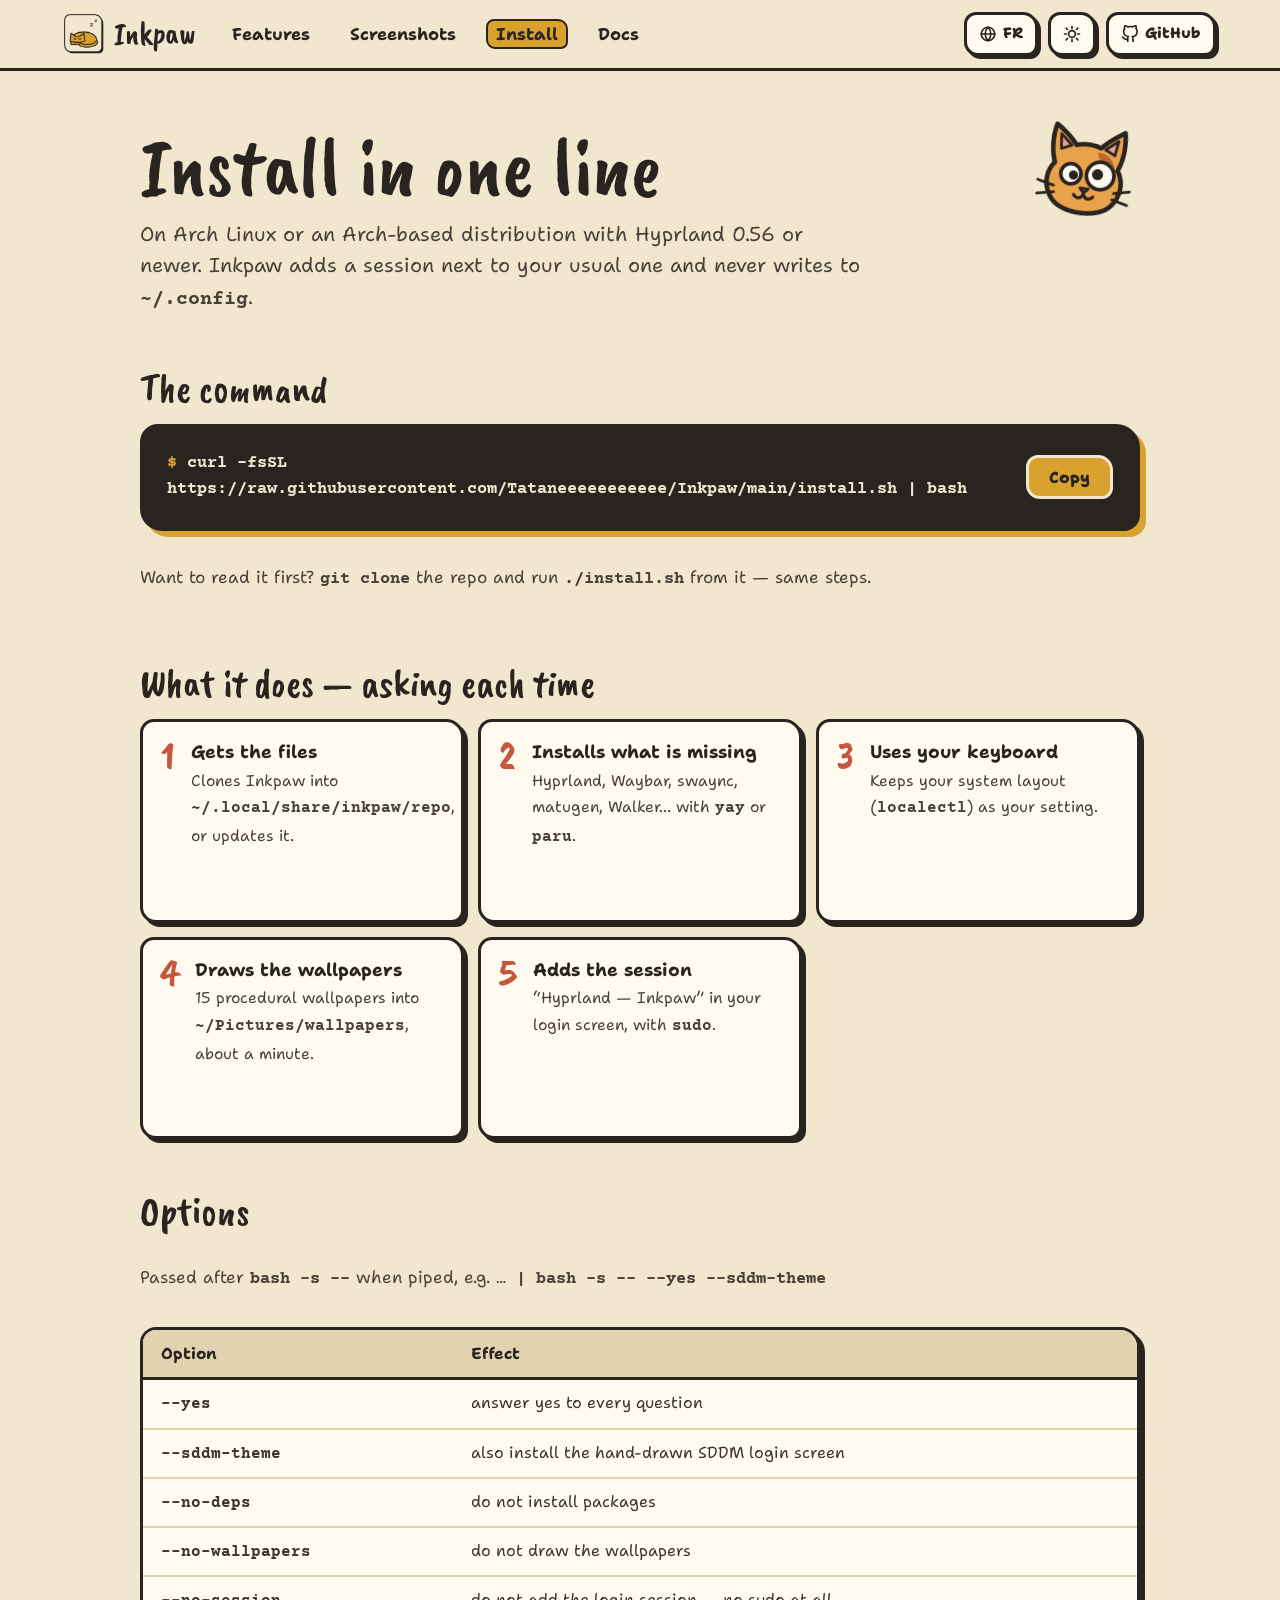
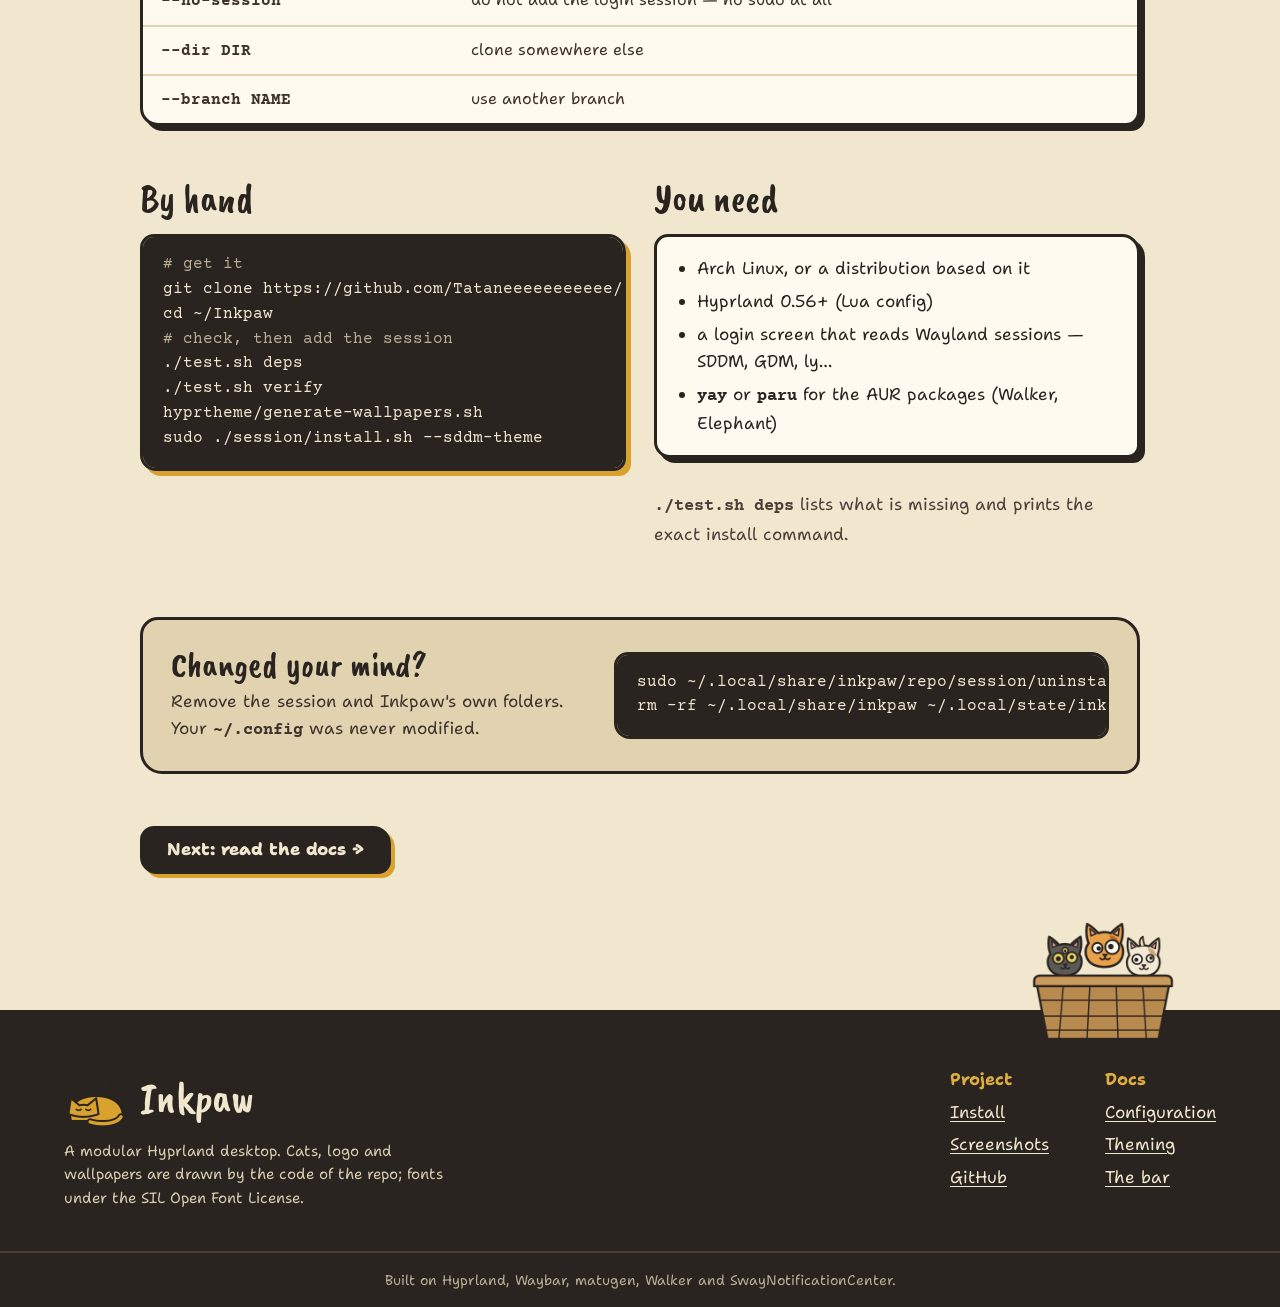
<file: site/en/install.html>
<!doctype html>
<html lang="en">
<head>
<meta charset="utf-8">
<meta name="viewport" content="width=device-width, initial-scale=1">
<title>Install Inkpaw — one line</title>
<meta name="description" content="Install Inkpaw on Arch Linux with one command. It adds a login session next to your usual one and never writes to ~/.config.">
<meta name="color-scheme" content="light dark">
<meta name="theme-color" content="#f1e7cf" media="(prefers-color-scheme: light)">
<meta name="theme-color" content="#1f1a16" media="(prefers-color-scheme: dark)">
<meta property="og:title" content="Install Inkpaw — one line">
<meta property="og:description" content="Install Inkpaw on Arch Linux with one command. It adds a login session next to your usual one and never writes to ~/.config.">
<meta property="og:image" content="../assets/img/desktop.webp">
<meta property="og:locale" content="en_US">
<link rel="alternate" hreflang="en" href="../en/install.html"><link rel="alternate" hreflang="fr" href="../fr/install.html">
<link rel="alternate" hreflang="x-default" href="../en/install.html">
<link rel="icon" type="image/png" href="../assets/img/inkpaw-mark-32.png">
<script>(function(){try{var t=localStorage.getItem("inkpaw-theme");if(t==="dark"||t==="light")document.documentElement.setAttribute("data-theme",t);}catch(e){}})();</script>
<link rel="preconnect" href="https://fonts.googleapis.com">
<link rel="preconnect" href="https://fonts.gstatic.com" crossorigin>
<link href="https://fonts.googleapis.com/css2?family=Caveat+Brush&family=Shantell+Sans:wght@400;500;600;700;800&family=Courier+Prime:wght@400;700&display=swap" rel="stylesheet">
<link rel="stylesheet" href="../assets/css/site.css">
<script src="../assets/js/site.js" defer></script>
</head>
<body>
<a class="skip" href="#main">Skip to content</a>
<header class="site-header">
  <nav class="wrap site-nav" aria-label="Main">
    <a class="brand" href="index.html"><img src="../assets/img/inkpaw-mark-128.png" alt="" width="40" height="40"><span>Inkpaw</span></a>
    <div class="nav-links">
      <a href="index.html#features">Features</a>
      <a href="screenshots.html">Screenshots</a>
      <a href="install.html" aria-current="page">Install</a>
      <a href="docs.html">Docs</a>
    </div>
    <div class="nav-tools">
      <a class="icon-btn" href="../fr/install.html" hreflang="fr" lang="fr" aria-label="Lire en français"><svg aria-hidden="true" viewBox="0 0 24 24"><circle cx="12" cy="12" r="9"/><path d="M3 12h18M12 3c2.5 2.6 3.8 5.6 3.8 9s-1.3 6.4-3.8 9c-2.5-2.6-3.8-5.6-3.8-9S9.5 5.6 12 3Z"/></svg>FR</a>
      <button class="icon-btn theme-toggle" type="button" data-theme-toggle aria-label="Switch light / dark"><svg class="sun" aria-hidden="true" viewBox="0 0 24 24"><circle cx="12" cy="12" r="4.5"/><path d="M12 2v2.5M12 19.5V22M4.2 4.2 6 6M18 18l1.8 1.8M2 12h2.5M19.5 12H22M4.2 19.8 6 18M18 6l1.8-1.8"/></svg><svg class="moon" aria-hidden="true" viewBox="0 0 24 24"><path d="M20 14.5A8 8 0 0 1 9.5 4a8 8 0 1 0 10.5 10.5Z"/></svg></button>
      <a class="icon-btn" href="https://github.com/Tataneeeeeeeeeee/Inkpaw"><svg aria-hidden="true" viewBox="0 0 24 24"><path d="M9 19c-5 1.5-5-2.5-7-3m14 6v-3.9a3.4 3.4 0 0 0-.9-2.6c3.1-.4 6.4-1.5 6.4-6.9A5.4 5.4 0 0 0 20 4.8 5 5 0 0 0 19.9 1S18.7.7 16 2.5a13.4 13.4 0 0 0-7 0C6.3.7 5.1 1 5.1 1A5 5 0 0 0 5 4.8a5.4 5.4 0 0 0-1.5 3.7c0 5.4 3.3 6.5 6.4 6.9a3.4 3.4 0 0 0-.9 2.6V22"/></svg><span>GitHub</span></a>
    </div>
  </nav>
</header>
<main id="main" class="wrap page" style="max-width: 1048px">
  <section class="page-head">
    <h1 class="display">Install in one line</h1>
    <p>On Arch Linux or an Arch-based distribution with Hyprland 0.56 or newer. Inkpaw adds a session next to your usual one and never writes to <code>~/.config</code>.</p>
    <img class="cat" src="../assets/img/head-moumoute.png" alt="" width="110">
  </section>

  <section class="block" aria-labelledby="cmd-title">
    <h2 id="cmd-title" class="display">The command</h2>
    <div class="cmd"><code><span class="prompt">$</span> curl -fsSL https://raw.githubusercontent.com/Tataneeeeeeeeeee/Inkpaw/main/install.sh | bash</code><button class="copy" type="button" data-copy="curl -fsSL https://raw.githubusercontent.com/Tataneeeeeeeeeee/Inkpaw/main/install.sh | bash" data-copied="Copied!">Copy</button></div>
    <p class="muted">Want to read it first? <code>git clone</code> the repo and run <code>./install.sh</code> from it — same steps.</p>
  </section>

  <section class="block" aria-labelledby="steps-title">
    <h2 id="steps-title" class="display">What it does — asking each time</h2>
    <ol class="steps steps-grid"><li class="card"><span class="n">1</span><div><strong>Gets the files</strong><span>Clones Inkpaw into <code>~/.local/share/inkpaw/repo</code>, or updates it.</span></div></li><li class="card"><span class="n">2</span><div><strong>Installs what is missing</strong><span>Hyprland, Waybar, swaync, matugen, Walker… with <code>yay</code> or <code>paru</code>.</span></div></li><li class="card"><span class="n">3</span><div><strong>Uses your keyboard</strong><span>Keeps your system layout (<code>localectl</code>) as your setting.</span></div></li><li class="card"><span class="n">4</span><div><strong>Draws the wallpapers</strong><span>15 procedural wallpapers into <code>~/Pictures/wallpapers</code>, about a minute.</span></div></li><li class="card"><span class="n">5</span><div><strong>Adds the session</strong><span>“Hyprland — Inkpaw” in your login screen, with <code>sudo</code>.</span></div></li></ol>
  </section>

  <section class="block" aria-labelledby="opt-title">
    <h2 id="opt-title" class="display">Options</h2>
    <p class="muted">Passed after <code>bash -s --</code> when piped, e.g. <code>… | bash -s -- --yes --sddm-theme</code></p>
    <div class="card table-box"><table><thead><tr><th scope="col">Option</th><th scope="col">Effect</th></tr></thead><tbody><tr><td><code>--yes</code></td><td>answer yes to every question</td></tr><tr><td><code>--sddm-theme</code></td><td>also install the hand-drawn SDDM login screen</td></tr><tr><td><code>--no-deps</code></td><td>do not install packages</td></tr><tr><td><code>--no-wallpapers</code></td><td>do not draw the wallpapers</td></tr><tr><td><code>--no-session</code></td><td>do not add the login session — no sudo at all</td></tr><tr><td><code>--dir DIR</code></td><td>clone somewhere else</td></tr><tr><td><code>--branch NAME</code></td><td>use another branch</td></tr></tbody></table></div>
  </section>

  <section class="cols">
    <div class="block"><h2 class="display">By hand</h2><pre><span class="c"># get it</span>
git clone https://github.com/Tataneeeeeeeeeee/Inkpaw.git ~/Inkpaw
cd ~/Inkpaw
<span class="c"># check, then add the session</span>
./test.sh deps
./test.sh verify
hyprtheme/generate-wallpapers.sh
sudo ./session/install.sh --sddm-theme</pre></div>
    <div class="block"><h2 class="display">You need</h2><ul class="card list"><li>Arch Linux, or a distribution based on it</li><li>Hyprland 0.56+ (Lua config)</li><li>a login screen that reads Wayland sessions — SDDM, GDM, ly…</li><li><code>yay</code> or <code>paru</code> for the AUR packages (Walker, Elephant)</li></ul><p class="muted"><code>./test.sh deps</code> lists what is missing and prints the exact install command.</p></div>
  </section>

  <section class="callout" aria-labelledby="un-title">
    <div><h2 id="un-title" class="display">Changed your mind?</h2><p>Remove the session and Inkpaw's own folders. Your <code>~/.config</code> was never modified.</p></div>
    <pre>sudo ~/.local/share/inkpaw/repo/session/uninstall.sh --sddm-theme
rm -rf ~/.local/share/inkpaw ~/.local/state/inkpaw ~/.cache/inkpaw</pre>
  </section>

  <a class="btn btn-ink" href="docs.html" style="align-self: flex-start">Next: read the docs →</a>
</main>
<footer class="site-footer">
  <img class="basket" src="../assets/img/basket.png" alt="" width="150">
  <div class="wrap footer-grid">
    <div class="footer-brand">
      <div class="row"><img src="../assets/img/inkpaw-mark-flat-256.png" alt="" width="64"><span>Inkpaw</span></div>
      <p>A modular Hyprland desktop. Cats, logo and wallpapers are drawn by the code of the repo; fonts under the SIL Open Font License.</p>
    </div>
    <nav class="footer-links" aria-label="Footer">
      <div><strong>Project</strong><a href="install.html">Install</a><a href="screenshots.html">Screenshots</a><a href="https://github.com/Tataneeeeeeeeeee/Inkpaw">GitHub</a></div>
      <div><strong>Docs</strong><a href="docs.html#configuration">Configuration</a><a href="docs.html#theming">Theming</a><a href="docs.html#bar">The bar</a></div>
    </nav>
  </div>
  <div class="footer-bottom">Built on Hyprland, Waybar, matugen, Walker and SwayNotificationCenter.</div>
</footer>
</body>
</html>
</file>
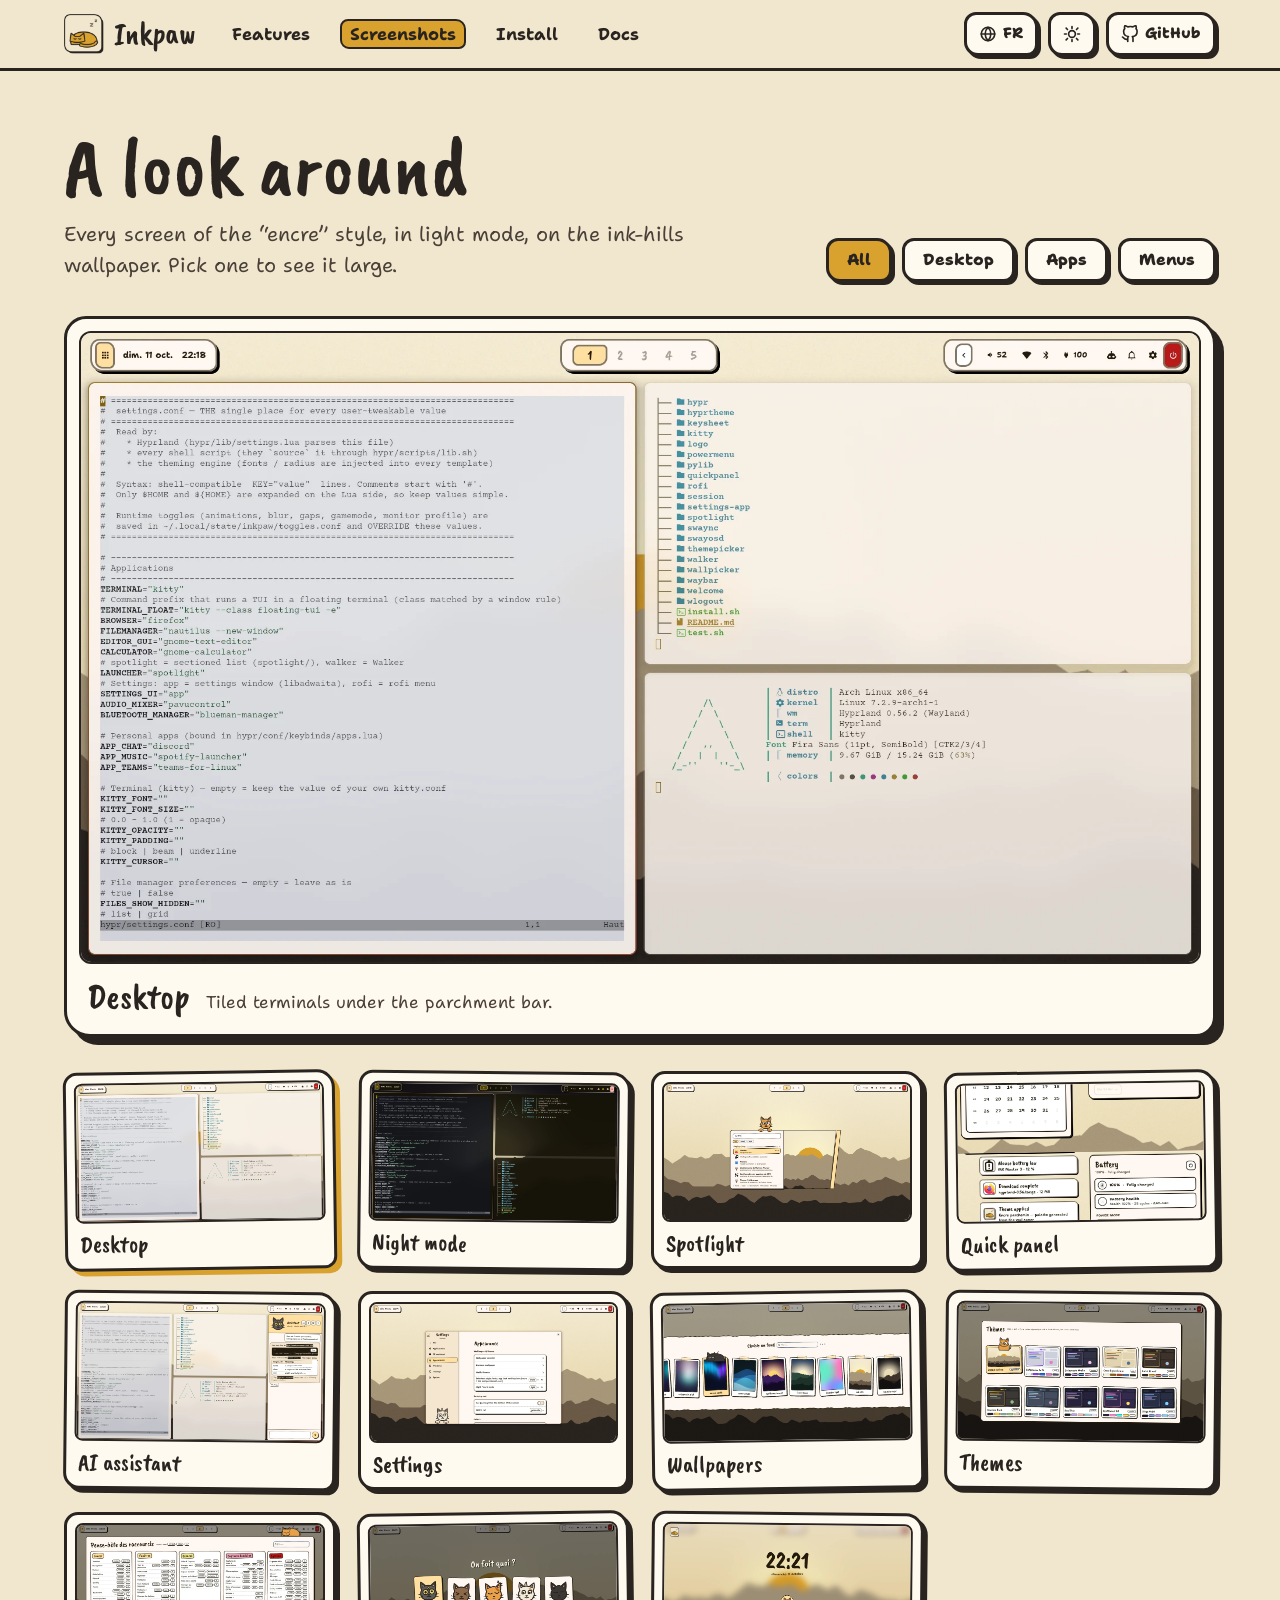
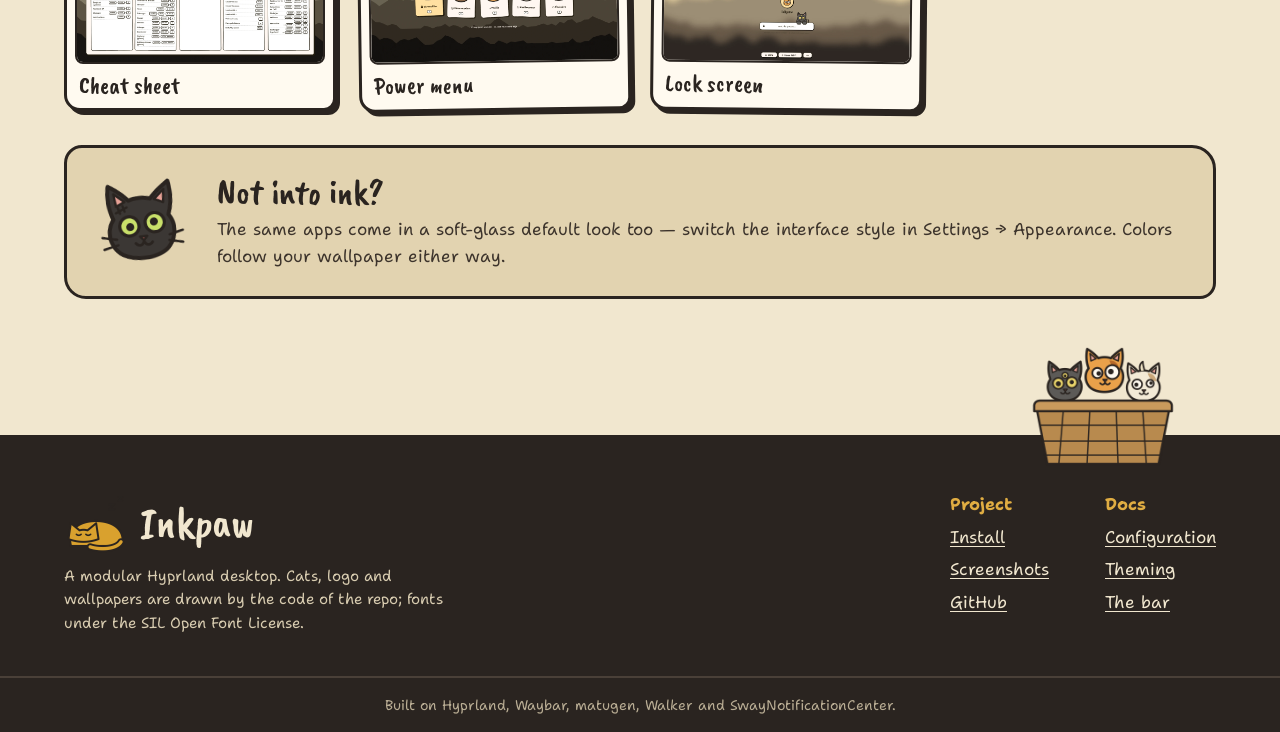
<file: site/en/screenshots.html>
<!doctype html>
<html lang="en">
<head>
<meta charset="utf-8">
<meta name="viewport" content="width=device-width, initial-scale=1">
<title>Inkpaw — screenshots</title>
<meta name="description" content="Every screen of Inkpaw: desktop, Spotlight, quick panel, AI assistant, Settings, selectors, cheat sheet, power menu, lock screen.">
<meta name="color-scheme" content="light dark">
<meta name="theme-color" content="#f1e7cf" media="(prefers-color-scheme: light)">
<meta name="theme-color" content="#1f1a16" media="(prefers-color-scheme: dark)">
<meta property="og:title" content="Inkpaw — screenshots">
<meta property="og:description" content="Every screen of Inkpaw: desktop, Spotlight, quick panel, AI assistant, Settings, selectors, cheat sheet, power menu, lock screen.">
<meta property="og:image" content="../assets/img/desktop.webp">
<meta property="og:locale" content="en_US">
<link rel="alternate" hreflang="en" href="../en/screenshots.html"><link rel="alternate" hreflang="fr" href="../fr/screenshots.html">
<link rel="alternate" hreflang="x-default" href="../en/screenshots.html">
<link rel="icon" type="image/png" href="../assets/img/inkpaw-mark-32.png">
<script>(function(){try{var t=localStorage.getItem("inkpaw-theme");if(t==="dark"||t==="light")document.documentElement.setAttribute("data-theme",t);}catch(e){}})();</script>
<link rel="preconnect" href="https://fonts.googleapis.com">
<link rel="preconnect" href="https://fonts.gstatic.com" crossorigin>
<link href="https://fonts.googleapis.com/css2?family=Caveat+Brush&family=Shantell+Sans:wght@400;500;600;700;800&family=Courier+Prime:wght@400;700&display=swap" rel="stylesheet">
<link rel="stylesheet" href="../assets/css/site.css">
<script src="../assets/js/site.js" defer></script>
</head>
<body>
<a class="skip" href="#main">Skip to content</a>
<header class="site-header">
  <nav class="wrap site-nav" aria-label="Main">
    <a class="brand" href="index.html"><img src="../assets/img/inkpaw-mark-128.png" alt="" width="40" height="40"><span>Inkpaw</span></a>
    <div class="nav-links">
      <a href="index.html#features">Features</a>
      <a href="screenshots.html" aria-current="page">Screenshots</a>
      <a href="install.html">Install</a>
      <a href="docs.html">Docs</a>
    </div>
    <div class="nav-tools">
      <a class="icon-btn" href="../fr/screenshots.html" hreflang="fr" lang="fr" aria-label="Lire en français"><svg aria-hidden="true" viewBox="0 0 24 24"><circle cx="12" cy="12" r="9"/><path d="M3 12h18M12 3c2.5 2.6 3.8 5.6 3.8 9s-1.3 6.4-3.8 9c-2.5-2.6-3.8-5.6-3.8-9S9.5 5.6 12 3Z"/></svg>FR</a>
      <button class="icon-btn theme-toggle" type="button" data-theme-toggle aria-label="Switch light / dark"><svg class="sun" aria-hidden="true" viewBox="0 0 24 24"><circle cx="12" cy="12" r="4.5"/><path d="M12 2v2.5M12 19.5V22M4.2 4.2 6 6M18 18l1.8 1.8M2 12h2.5M19.5 12H22M4.2 19.8 6 18M18 6l1.8-1.8"/></svg><svg class="moon" aria-hidden="true" viewBox="0 0 24 24"><path d="M20 14.5A8 8 0 0 1 9.5 4a8 8 0 1 0 10.5 10.5Z"/></svg></button>
      <a class="icon-btn" href="https://github.com/Tataneeeeeeeeeee/Inkpaw"><svg aria-hidden="true" viewBox="0 0 24 24"><path d="M9 19c-5 1.5-5-2.5-7-3m14 6v-3.9a3.4 3.4 0 0 0-.9-2.6c3.1-.4 6.4-1.5 6.4-6.9A5.4 5.4 0 0 0 20 4.8 5 5 0 0 0 19.9 1S18.7.7 16 2.5a13.4 13.4 0 0 0-7 0C6.3.7 5.1 1 5.1 1A5 5 0 0 0 5 4.8a5.4 5.4 0 0 0-1.5 3.7c0 5.4 3.3 6.5 6.4 6.9a3.4 3.4 0 0 0-.9 2.6V22"/></svg><span>GitHub</span></a>
    </div>
  </nav>
</header>
<main id="main" class="wrap page" style="gap: 34px">
  <section class="section-head" style="margin: 0">
    <div class="page-head"><h1 class="display">A look around</h1><p>Every screen of the “encre” style, in light mode, on the ink-hills wallpaper. Pick one to see it large.</p></div>
    <div class="filters" role="group" aria-label="Filter screenshots"><button type="button" data-filter="all" aria-pressed="true">All</button><button type="button" data-filter="desktop" aria-pressed="false">Desktop</button><button type="button" data-filter="apps" aria-pressed="false">Apps</button><button type="button" data-filter="menus" aria-pressed="false">Menus</button></div>
  </section>

  <figure class="card viewer" data-viewer>
    <img src="../assets/img/desktop.webp" alt="Inkpaw desktop with three tiled terminals" width="1920" height="1080">
    <figcaption><strong data-v-title>Desktop</strong><span class="muted" data-v-text>Tiled terminals under the parchment bar.</span><kbd data-v-keys hidden></kbd></figcaption>
  </figure>

  <ul class="thumbs"><li data-cat="desktop"><a href="../assets/img/desktop.webp" data-shot data-title="Desktop" data-text="Tiled terminals under the parchment bar." data-keys="" data-alt="Inkpaw desktop with three tiled terminals" aria-current="true" aria-label="Show — Desktop"><img src="../assets/img/desktop.webp" alt="" loading="lazy" width="1920" height="1080"><span>Desktop</span></a></li><li data-cat="desktop"><a href="../assets/img/night-theme.webp" data-shot data-title="Night mode" data-text="The same desktop after a light ↔ dark switch." data-keys="SUPER+CTRL+T" data-alt="The desktop in night mode" aria-label="Show — Night mode"><img src="../assets/img/night-theme.webp" alt="" loading="lazy" width="1920" height="1080"><span>Night mode</span></a></li><li data-cat="apps"><a href="../assets/img/spotlight.webp" data-shot data-title="Spotlight" data-text="Apps, calculator, web, emoji and actions in one list." data-keys="SUPER+SPACE" data-alt="Spotlight search with a cat peeking over the panel" aria-label="Show — Spotlight"><img src="../assets/img/spotlight.webp" alt="" loading="lazy" width="1920" height="1080"><span>Spotlight</span></a></li><li data-cat="apps"><a href="../assets/img/quick-panel.webp" data-shot data-title="Quick panel" data-text="Calendar, sound, battery and notifications, from the bar icons." data-keys="" data-alt="Quick panel sections" aria-label="Show — Quick panel"><img src="../assets/img/quick-panel.webp" alt="" loading="lazy" width="1920" height="1080"><span>Quick panel</span></a></li><li data-cat="apps"><a href="../assets/img/ai-assistant.webp" data-shot data-title="AI assistant" data-text="Docks beside your windows; full Markdown answers." data-keys="SUPER+I" data-alt="AI assistant docked beside tiled terminals" aria-label="Show — AI assistant"><img src="../assets/img/ai-assistant.webp" alt="" loading="lazy" width="1920" height="1080"><span>AI assistant</span></a></li><li data-cat="apps"><a href="../assets/img/settings.webp" data-shot data-title="Settings" data-text="Every option, applied live." data-keys="SUPER+CTRL+S" data-alt="Settings window, Appearance page" aria-label="Show — Settings"><img src="../assets/img/settings.webp" alt="" loading="lazy" width="1920" height="1080"><span>Settings</span></a></li><li data-cat="menus"><a href="../assets/img/wallpapers.webp" data-shot data-title="Wallpapers" data-text="Taped photos on a torn parchment band." data-keys="SUPER+CTRL+W" data-alt="Wallpaper selector" aria-label="Show — Wallpapers"><img src="../assets/img/wallpapers.webp" alt="" loading="lazy" width="1920" height="1080"><span>Wallpapers</span></a></li><li data-cat="menus"><a href="../assets/img/themes.webp" data-shot data-title="Themes" data-text="A mini desktop in each theme’s colors." data-keys="CTRL+ALT+T" data-alt="Theme selector showing mini desktops" aria-label="Show — Themes"><img src="../assets/img/themes.webp" alt="" loading="lazy" width="1920" height="1080"><span>Themes</span></a></li><li data-cat="menus"><a href="../assets/img/keybindings.webp" data-shot data-title="Cheat sheet" data-text="Every shortcut by category, with a filter." data-keys="SUPER+CTRL+K" data-alt="Keybindings cheat sheet" aria-label="Show — Cheat sheet"><img src="../assets/img/keybindings.webp" alt="" loading="lazy" width="1920" height="1080"><span>Cheat sheet</span></a></li><li data-cat="menus"><a href="../assets/img/power-menu.webp" data-shot data-title="Power menu" data-text="One cat per action, keyboard or mouse." data-keys="SUPER+CTRL+P" data-alt="Power menu with one cat per action" aria-label="Show — Power menu"><img src="../assets/img/power-menu.webp" alt="" loading="lazy" width="1920" height="1080"><span>Power menu</span></a></li><li data-cat="desktop"><a href="../assets/img/lock-screen.webp" data-shot data-title="Lock screen" data-text="Brush clock and a cat on the password card." data-keys="SUPER+L" data-alt="Lock screen" aria-label="Show — Lock screen"><img src="../assets/img/lock-screen.webp" alt="" loading="lazy" width="1920" height="1080"><span>Lock screen</span></a></li></ul>

  <section class="callout aside-cat">
    <img src="../assets/img/head-clafoutis.png" alt="" width="96">
    <div><h2 class="display">Not into ink?</h2><p>The same apps come in a soft-glass default look too — switch the interface style in Settings → Appearance. Colors follow your wallpaper either way.</p></div>
  </section>
</main>
<footer class="site-footer">
  <img class="basket" src="../assets/img/basket.png" alt="" width="150">
  <div class="wrap footer-grid">
    <div class="footer-brand">
      <div class="row"><img src="../assets/img/inkpaw-mark-flat-256.png" alt="" width="64"><span>Inkpaw</span></div>
      <p>A modular Hyprland desktop. Cats, logo and wallpapers are drawn by the code of the repo; fonts under the SIL Open Font License.</p>
    </div>
    <nav class="footer-links" aria-label="Footer">
      <div><strong>Project</strong><a href="install.html">Install</a><a href="screenshots.html">Screenshots</a><a href="https://github.com/Tataneeeeeeeeeee/Inkpaw">GitHub</a></div>
      <div><strong>Docs</strong><a href="docs.html#configuration">Configuration</a><a href="docs.html#theming">Theming</a><a href="docs.html#bar">The bar</a></div>
    </nav>
  </div>
  <div class="footer-bottom">Built on Hyprland, Waybar, matugen, Walker and SwayNotificationCenter.</div>
</footer>
</body>
</html>
</file>
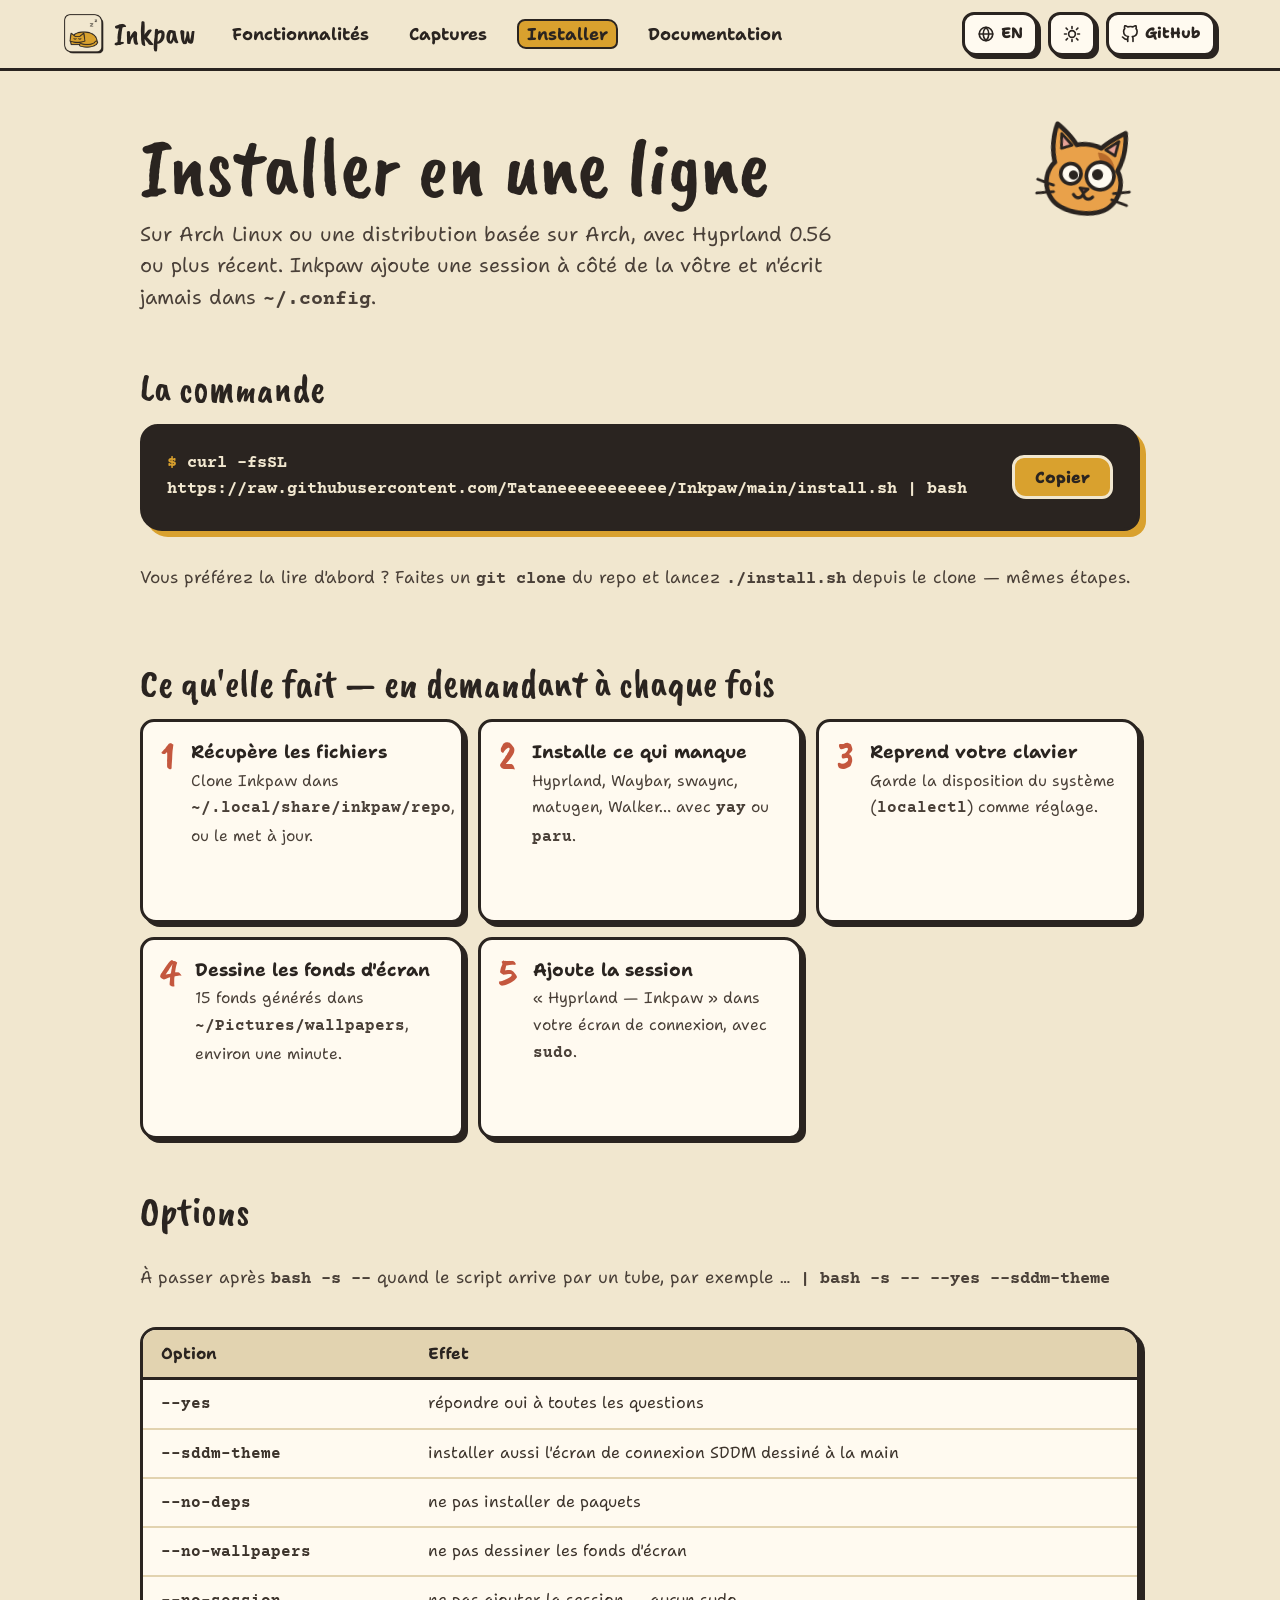
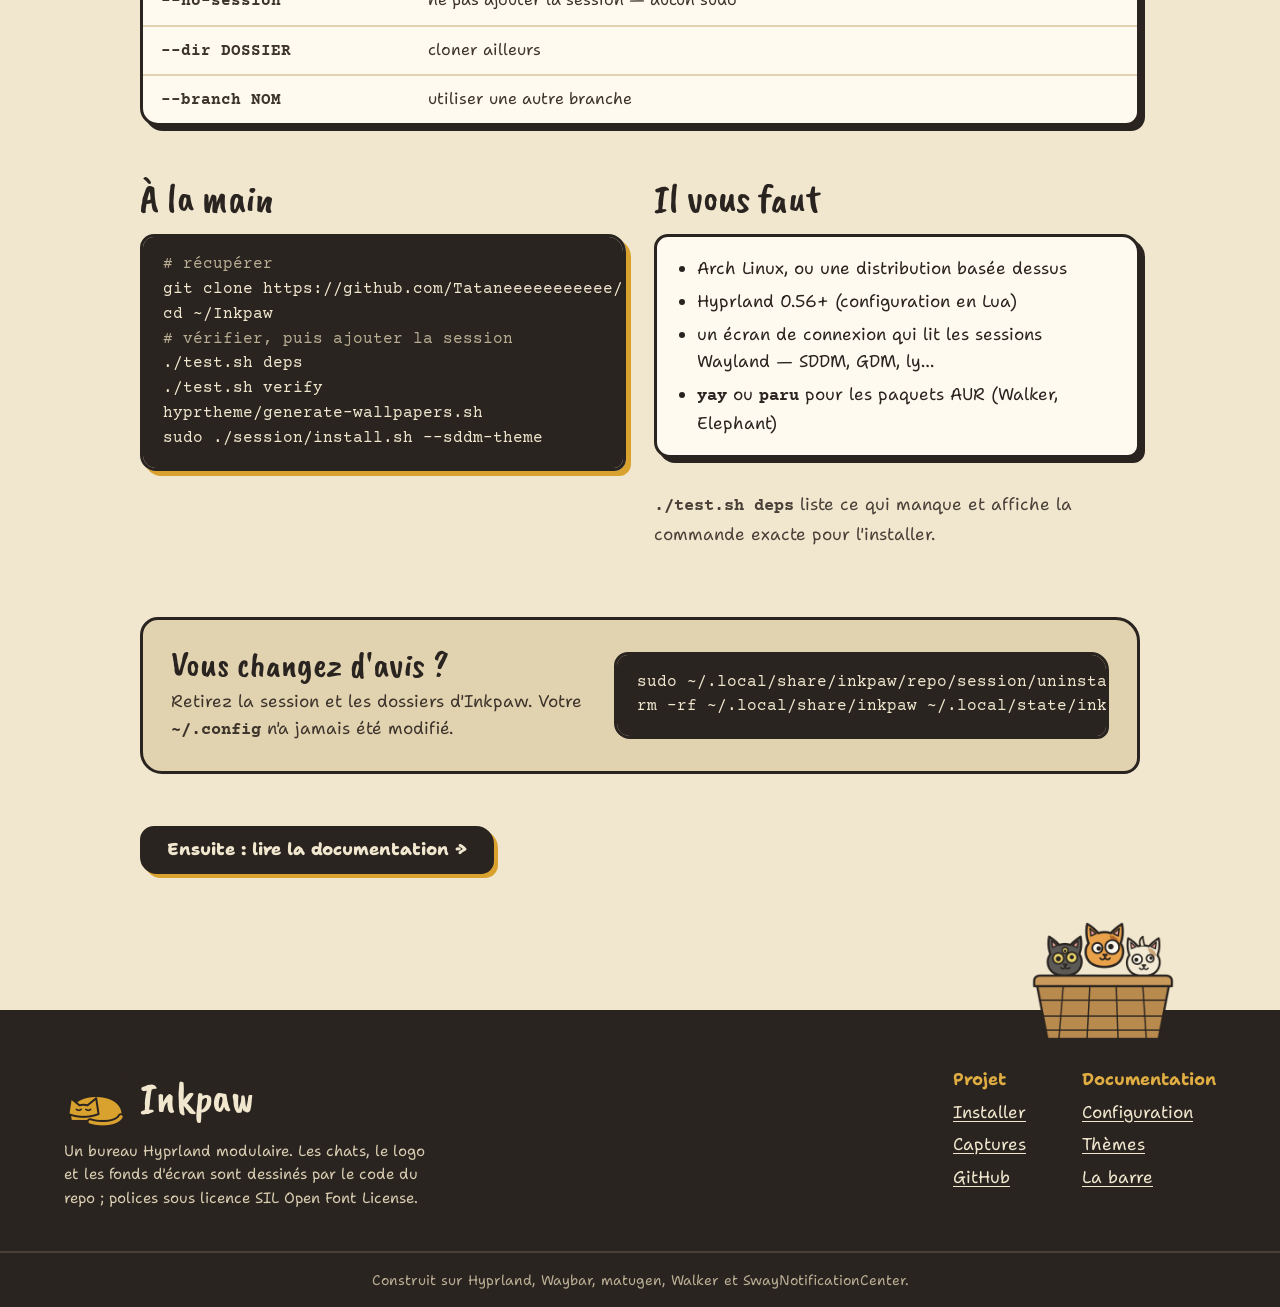
<file: site/fr/install.html>
<!doctype html>
<html lang="fr">
<head>
<meta charset="utf-8">
<meta name="viewport" content="width=device-width, initial-scale=1">
<title>Installer Inkpaw — en une ligne</title>
<meta name="description" content="Installez Inkpaw sur Arch Linux en une commande. Il ajoute une session à côté de la vôtre et n&#x27;écrit jamais dans ~/.config.">
<meta name="color-scheme" content="light dark">
<meta name="theme-color" content="#f1e7cf" media="(prefers-color-scheme: light)">
<meta name="theme-color" content="#1f1a16" media="(prefers-color-scheme: dark)">
<meta property="og:title" content="Installer Inkpaw — en une ligne">
<meta property="og:description" content="Installez Inkpaw sur Arch Linux en une commande. Il ajoute une session à côté de la vôtre et n&#x27;écrit jamais dans ~/.config.">
<meta property="og:image" content="../assets/img/desktop.webp">
<meta property="og:locale" content="fr_FR">
<link rel="alternate" hreflang="en" href="../en/install.html"><link rel="alternate" hreflang="fr" href="../fr/install.html">
<link rel="alternate" hreflang="x-default" href="../en/install.html">
<link rel="icon" type="image/png" href="../assets/img/inkpaw-mark-32.png">
<script>(function(){try{var t=localStorage.getItem("inkpaw-theme");if(t==="dark"||t==="light")document.documentElement.setAttribute("data-theme",t);}catch(e){}})();</script>
<link rel="preconnect" href="https://fonts.googleapis.com">
<link rel="preconnect" href="https://fonts.gstatic.com" crossorigin>
<link href="https://fonts.googleapis.com/css2?family=Caveat+Brush&family=Shantell+Sans:wght@400;500;600;700;800&family=Courier+Prime:wght@400;700&display=swap" rel="stylesheet">
<link rel="stylesheet" href="../assets/css/site.css">
<script src="../assets/js/site.js" defer></script>
</head>
<body>
<a class="skip" href="#main">Aller au contenu</a>
<header class="site-header">
  <nav class="wrap site-nav" aria-label="Main">
    <a class="brand" href="index.html"><img src="../assets/img/inkpaw-mark-128.png" alt="" width="40" height="40"><span>Inkpaw</span></a>
    <div class="nav-links">
      <a href="index.html#features">Fonctionnalités</a>
      <a href="screenshots.html">Captures</a>
      <a href="install.html" aria-current="page">Installer</a>
      <a href="docs.html">Documentation</a>
    </div>
    <div class="nav-tools">
      <a class="icon-btn" href="../en/install.html" hreflang="en" lang="en" aria-label="Read in English"><svg aria-hidden="true" viewBox="0 0 24 24"><circle cx="12" cy="12" r="9"/><path d="M3 12h18M12 3c2.5 2.6 3.8 5.6 3.8 9s-1.3 6.4-3.8 9c-2.5-2.6-3.8-5.6-3.8-9S9.5 5.6 12 3Z"/></svg>EN</a>
      <button class="icon-btn theme-toggle" type="button" data-theme-toggle aria-label="Basculer clair / sombre"><svg class="sun" aria-hidden="true" viewBox="0 0 24 24"><circle cx="12" cy="12" r="4.5"/><path d="M12 2v2.5M12 19.5V22M4.2 4.2 6 6M18 18l1.8 1.8M2 12h2.5M19.5 12H22M4.2 19.8 6 18M18 6l1.8-1.8"/></svg><svg class="moon" aria-hidden="true" viewBox="0 0 24 24"><path d="M20 14.5A8 8 0 0 1 9.5 4a8 8 0 1 0 10.5 10.5Z"/></svg></button>
      <a class="icon-btn" href="https://github.com/Tataneeeeeeeeeee/Inkpaw"><svg aria-hidden="true" viewBox="0 0 24 24"><path d="M9 19c-5 1.5-5-2.5-7-3m14 6v-3.9a3.4 3.4 0 0 0-.9-2.6c3.1-.4 6.4-1.5 6.4-6.9A5.4 5.4 0 0 0 20 4.8 5 5 0 0 0 19.9 1S18.7.7 16 2.5a13.4 13.4 0 0 0-7 0C6.3.7 5.1 1 5.1 1A5 5 0 0 0 5 4.8a5.4 5.4 0 0 0-1.5 3.7c0 5.4 3.3 6.5 6.4 6.9a3.4 3.4 0 0 0-.9 2.6V22"/></svg><span>GitHub</span></a>
    </div>
  </nav>
</header>
<main id="main" class="wrap page" style="max-width: 1048px">
  <section class="page-head">
    <h1 class="display">Installer en une ligne</h1>
    <p>Sur Arch Linux ou une distribution basée sur Arch, avec Hyprland 0.56 ou plus récent. Inkpaw ajoute une session à côté de la vôtre et n'écrit jamais dans <code>~/.config</code>.</p>
    <img class="cat" src="../assets/img/head-moumoute.png" alt="" width="110">
  </section>

  <section class="block" aria-labelledby="cmd-title">
    <h2 id="cmd-title" class="display">La commande</h2>
    <div class="cmd"><code><span class="prompt">$</span> curl -fsSL https://raw.githubusercontent.com/Tataneeeeeeeeeee/Inkpaw/main/install.sh | bash</code><button class="copy" type="button" data-copy="curl -fsSL https://raw.githubusercontent.com/Tataneeeeeeeeeee/Inkpaw/main/install.sh | bash" data-copied="Copié !">Copier</button></div>
    <p class="muted">Vous préférez la lire d'abord ? Faites un <code>git clone</code> du repo et lancez <code>./install.sh</code> depuis le clone — mêmes étapes.</p>
  </section>

  <section class="block" aria-labelledby="steps-title">
    <h2 id="steps-title" class="display">Ce qu&#x27;elle fait — en demandant à chaque fois</h2>
    <ol class="steps steps-grid"><li class="card"><span class="n">1</span><div><strong>Récupère les fichiers</strong><span>Clone Inkpaw dans <code>~/.local/share/inkpaw/repo</code>, ou le met à jour.</span></div></li><li class="card"><span class="n">2</span><div><strong>Installe ce qui manque</strong><span>Hyprland, Waybar, swaync, matugen, Walker… avec <code>yay</code> ou <code>paru</code>.</span></div></li><li class="card"><span class="n">3</span><div><strong>Reprend votre clavier</strong><span>Garde la disposition du système (<code>localectl</code>) comme réglage.</span></div></li><li class="card"><span class="n">4</span><div><strong>Dessine les fonds d&#x27;écran</strong><span>15 fonds générés dans <code>~/Pictures/wallpapers</code>, environ une minute.</span></div></li><li class="card"><span class="n">5</span><div><strong>Ajoute la session</strong><span>« Hyprland — Inkpaw » dans votre écran de connexion, avec <code>sudo</code>.</span></div></li></ol>
  </section>

  <section class="block" aria-labelledby="opt-title">
    <h2 id="opt-title" class="display">Options</h2>
    <p class="muted">À passer après <code>bash -s --</code> quand le script arrive par un tube, par exemple <code>… | bash -s -- --yes --sddm-theme</code></p>
    <div class="card table-box"><table><thead><tr><th scope="col">Option</th><th scope="col">Effet</th></tr></thead><tbody><tr><td><code>--yes</code></td><td>répondre oui à toutes les questions</td></tr><tr><td><code>--sddm-theme</code></td><td>installer aussi l&#x27;écran de connexion SDDM dessiné à la main</td></tr><tr><td><code>--no-deps</code></td><td>ne pas installer de paquets</td></tr><tr><td><code>--no-wallpapers</code></td><td>ne pas dessiner les fonds d&#x27;écran</td></tr><tr><td><code>--no-session</code></td><td>ne pas ajouter la session — aucun sudo</td></tr><tr><td><code>--dir DOSSIER</code></td><td>cloner ailleurs</td></tr><tr><td><code>--branch NOM</code></td><td>utiliser une autre branche</td></tr></tbody></table></div>
  </section>

  <section class="cols">
    <div class="block"><h2 class="display">À la main</h2><pre><span class="c"># récupérer</span>
git clone https://github.com/Tataneeeeeeeeeee/Inkpaw.git ~/Inkpaw
cd ~/Inkpaw
<span class="c"># vérifier, puis ajouter la session</span>
./test.sh deps
./test.sh verify
hyprtheme/generate-wallpapers.sh
sudo ./session/install.sh --sddm-theme</pre></div>
    <div class="block"><h2 class="display">Il vous faut</h2><ul class="card list"><li>Arch Linux, ou une distribution basée dessus</li><li>Hyprland 0.56+ (configuration en Lua)</li><li>un écran de connexion qui lit les sessions Wayland — SDDM, GDM, ly…</li><li><code>yay</code> ou <code>paru</code> pour les paquets AUR (Walker, Elephant)</li></ul><p class="muted"><code>./test.sh deps</code> liste ce qui manque et affiche la commande exacte pour l'installer.</p></div>
  </section>

  <section class="callout" aria-labelledby="un-title">
    <div><h2 id="un-title" class="display">Vous changez d&#x27;avis ?</h2><p>Retirez la session et les dossiers d'Inkpaw. Votre <code>~/.config</code> n'a jamais été modifié.</p></div>
    <pre>sudo ~/.local/share/inkpaw/repo/session/uninstall.sh --sddm-theme
rm -rf ~/.local/share/inkpaw ~/.local/state/inkpaw ~/.cache/inkpaw</pre>
  </section>

  <a class="btn btn-ink" href="docs.html" style="align-self: flex-start">Ensuite : lire la documentation →</a>
</main>
<footer class="site-footer">
  <img class="basket" src="../assets/img/basket.png" alt="" width="150">
  <div class="wrap footer-grid">
    <div class="footer-brand">
      <div class="row"><img src="../assets/img/inkpaw-mark-flat-256.png" alt="" width="64"><span>Inkpaw</span></div>
      <p>Un bureau Hyprland modulaire. Les chats, le logo et les fonds d'écran sont dessinés par le code du repo ; polices sous licence SIL Open Font License.</p>
    </div>
    <nav class="footer-links" aria-label="Footer">
      <div><strong>Projet</strong><a href="install.html">Installer</a><a href="screenshots.html">Captures</a><a href="https://github.com/Tataneeeeeeeeeee/Inkpaw">GitHub</a></div>
      <div><strong>Documentation</strong><a href="docs.html#configuration">Configuration</a><a href="docs.html#theming">Thèmes</a><a href="docs.html#bar">La barre</a></div>
    </nav>
  </div>
  <div class="footer-bottom">Construit sur Hyprland, Waybar, matugen, Walker et SwayNotificationCenter.</div>
</footer>
</body>
</html>
</file>
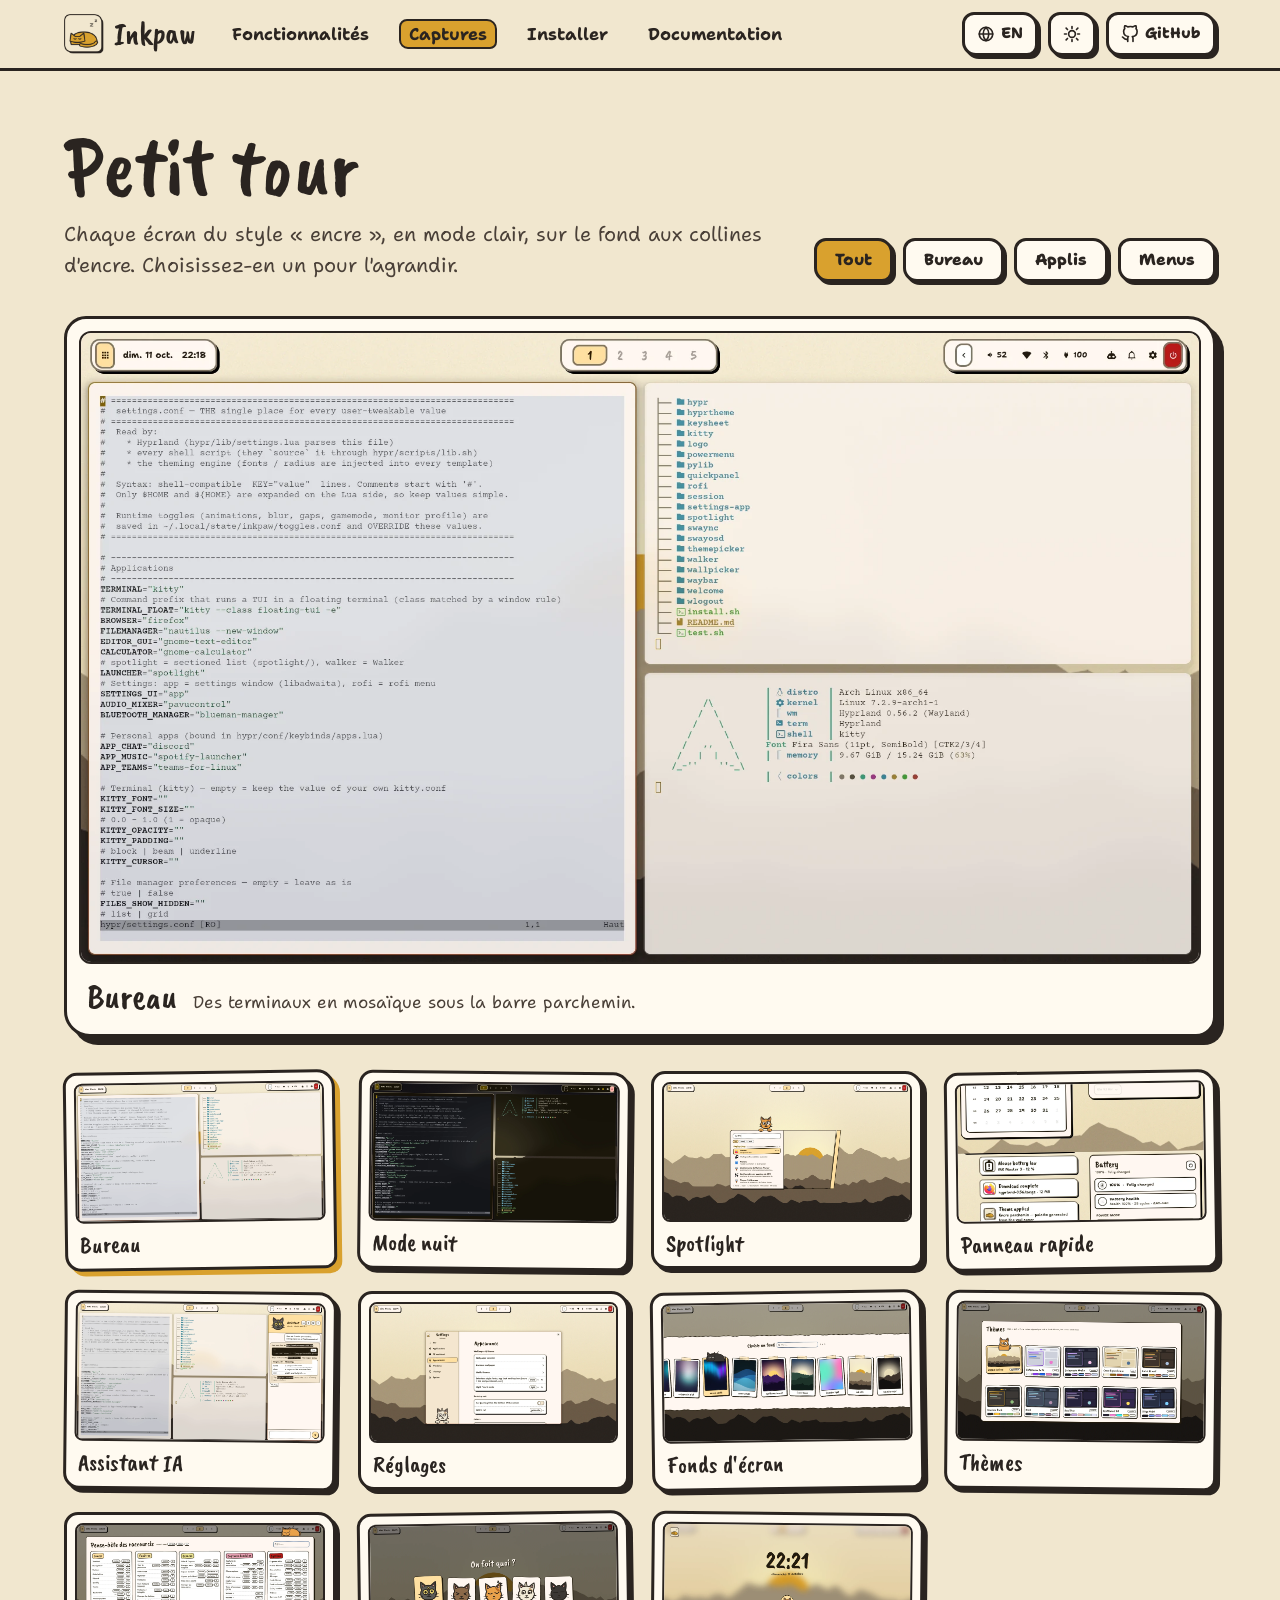
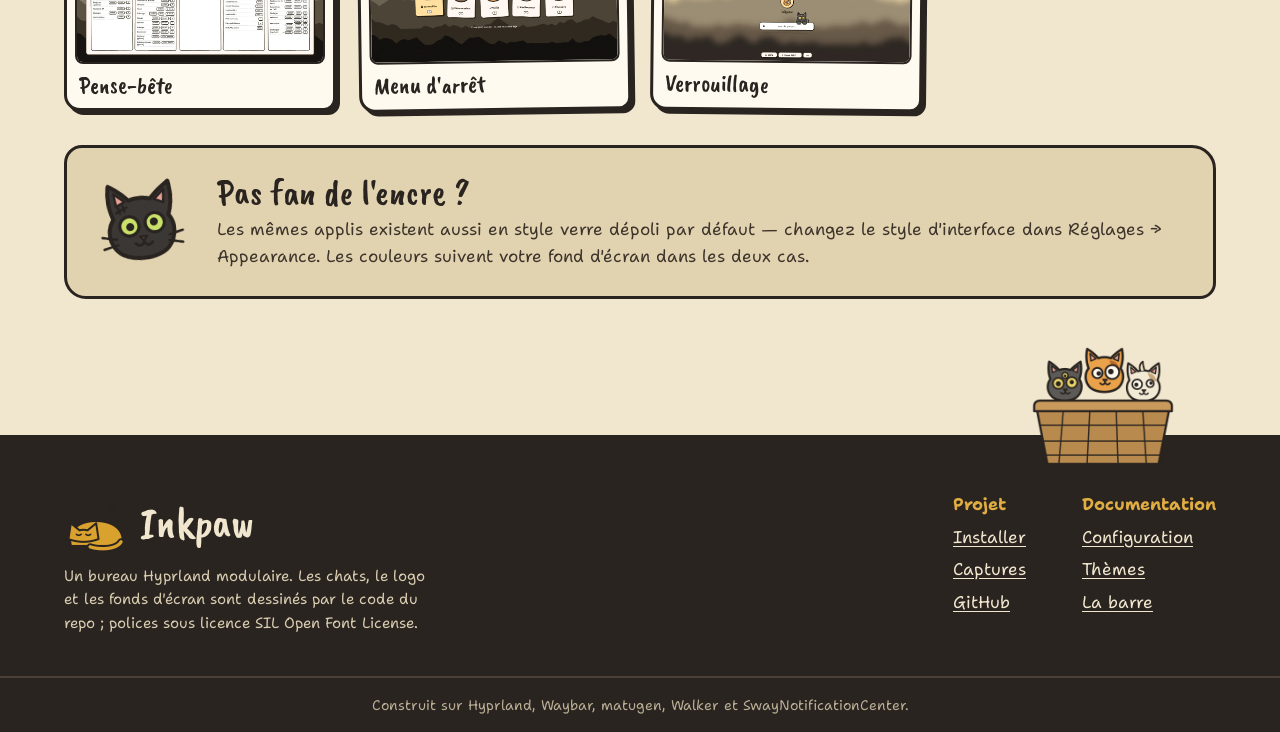
<file: site/fr/screenshots.html>
<!doctype html>
<html lang="fr">
<head>
<meta charset="utf-8">
<meta name="viewport" content="width=device-width, initial-scale=1">
<title>Inkpaw — captures</title>
<meta name="description" content="Tous les écrans d&#x27;Inkpaw : bureau, Spotlight, panneau rapide, assistant IA, Réglages, sélecteurs, pense-bête, menu d&#x27;arrêt, verrouillage.">
<meta name="color-scheme" content="light dark">
<meta name="theme-color" content="#f1e7cf" media="(prefers-color-scheme: light)">
<meta name="theme-color" content="#1f1a16" media="(prefers-color-scheme: dark)">
<meta property="og:title" content="Inkpaw — captures">
<meta property="og:description" content="Tous les écrans d&#x27;Inkpaw : bureau, Spotlight, panneau rapide, assistant IA, Réglages, sélecteurs, pense-bête, menu d&#x27;arrêt, verrouillage.">
<meta property="og:image" content="../assets/img/desktop.webp">
<meta property="og:locale" content="fr_FR">
<link rel="alternate" hreflang="en" href="../en/screenshots.html"><link rel="alternate" hreflang="fr" href="../fr/screenshots.html">
<link rel="alternate" hreflang="x-default" href="../en/screenshots.html">
<link rel="icon" type="image/png" href="../assets/img/inkpaw-mark-32.png">
<script>(function(){try{var t=localStorage.getItem("inkpaw-theme");if(t==="dark"||t==="light")document.documentElement.setAttribute("data-theme",t);}catch(e){}})();</script>
<link rel="preconnect" href="https://fonts.googleapis.com">
<link rel="preconnect" href="https://fonts.gstatic.com" crossorigin>
<link href="https://fonts.googleapis.com/css2?family=Caveat+Brush&family=Shantell+Sans:wght@400;500;600;700;800&family=Courier+Prime:wght@400;700&display=swap" rel="stylesheet">
<link rel="stylesheet" href="../assets/css/site.css">
<script src="../assets/js/site.js" defer></script>
</head>
<body>
<a class="skip" href="#main">Aller au contenu</a>
<header class="site-header">
  <nav class="wrap site-nav" aria-label="Main">
    <a class="brand" href="index.html"><img src="../assets/img/inkpaw-mark-128.png" alt="" width="40" height="40"><span>Inkpaw</span></a>
    <div class="nav-links">
      <a href="index.html#features">Fonctionnalités</a>
      <a href="screenshots.html" aria-current="page">Captures</a>
      <a href="install.html">Installer</a>
      <a href="docs.html">Documentation</a>
    </div>
    <div class="nav-tools">
      <a class="icon-btn" href="../en/screenshots.html" hreflang="en" lang="en" aria-label="Read in English"><svg aria-hidden="true" viewBox="0 0 24 24"><circle cx="12" cy="12" r="9"/><path d="M3 12h18M12 3c2.5 2.6 3.8 5.6 3.8 9s-1.3 6.4-3.8 9c-2.5-2.6-3.8-5.6-3.8-9S9.5 5.6 12 3Z"/></svg>EN</a>
      <button class="icon-btn theme-toggle" type="button" data-theme-toggle aria-label="Basculer clair / sombre"><svg class="sun" aria-hidden="true" viewBox="0 0 24 24"><circle cx="12" cy="12" r="4.5"/><path d="M12 2v2.5M12 19.5V22M4.2 4.2 6 6M18 18l1.8 1.8M2 12h2.5M19.5 12H22M4.2 19.8 6 18M18 6l1.8-1.8"/></svg><svg class="moon" aria-hidden="true" viewBox="0 0 24 24"><path d="M20 14.5A8 8 0 0 1 9.5 4a8 8 0 1 0 10.5 10.5Z"/></svg></button>
      <a class="icon-btn" href="https://github.com/Tataneeeeeeeeeee/Inkpaw"><svg aria-hidden="true" viewBox="0 0 24 24"><path d="M9 19c-5 1.5-5-2.5-7-3m14 6v-3.9a3.4 3.4 0 0 0-.9-2.6c3.1-.4 6.4-1.5 6.4-6.9A5.4 5.4 0 0 0 20 4.8 5 5 0 0 0 19.9 1S18.7.7 16 2.5a13.4 13.4 0 0 0-7 0C6.3.7 5.1 1 5.1 1A5 5 0 0 0 5 4.8a5.4 5.4 0 0 0-1.5 3.7c0 5.4 3.3 6.5 6.4 6.9a3.4 3.4 0 0 0-.9 2.6V22"/></svg><span>GitHub</span></a>
    </div>
  </nav>
</header>
<main id="main" class="wrap page" style="gap: 34px">
  <section class="section-head" style="margin: 0">
    <div class="page-head"><h1 class="display">Petit tour</h1><p>Chaque écran du style « encre », en mode clair, sur le fond aux collines d&#x27;encre. Choisissez-en un pour l&#x27;agrandir.</p></div>
    <div class="filters" role="group" aria-label="Filtrer les captures"><button type="button" data-filter="all" aria-pressed="true">Tout</button><button type="button" data-filter="desktop" aria-pressed="false">Bureau</button><button type="button" data-filter="apps" aria-pressed="false">Applis</button><button type="button" data-filter="menus" aria-pressed="false">Menus</button></div>
  </section>

  <figure class="card viewer" data-viewer>
    <img src="../assets/img/desktop.webp" alt="Le bureau Inkpaw avec trois terminaux en mosaïque" width="1920" height="1080">
    <figcaption><strong data-v-title>Bureau</strong><span class="muted" data-v-text>Des terminaux en mosaïque sous la barre parchemin.</span><kbd data-v-keys hidden></kbd></figcaption>
  </figure>

  <ul class="thumbs"><li data-cat="desktop"><a href="../assets/img/desktop.webp" data-shot data-title="Bureau" data-text="Des terminaux en mosaïque sous la barre parchemin." data-keys="" data-alt="Le bureau Inkpaw avec trois terminaux en mosaïque" aria-current="true" aria-label="Afficher — Bureau"><img src="../assets/img/desktop.webp" alt="" loading="lazy" width="1920" height="1080"><span>Bureau</span></a></li><li data-cat="desktop"><a href="../assets/img/night-theme.webp" data-shot data-title="Mode nuit" data-text="Le même bureau après un passage clair ↔ sombre." data-keys="SUPER+CTRL+T" data-alt="Le bureau en mode nuit" aria-label="Afficher — Mode nuit"><img src="../assets/img/night-theme.webp" alt="" loading="lazy" width="1920" height="1080"><span>Mode nuit</span></a></li><li data-cat="apps"><a href="../assets/img/spotlight.webp" data-shot data-title="Spotlight" data-text="Applis, calculatrice, web, émojis et actions dans une seule liste." data-keys="SUPER+SPACE" data-alt="La recherche Spotlight avec un chat qui dépasse du cadre" aria-label="Afficher — Spotlight"><img src="../assets/img/spotlight.webp" alt="" loading="lazy" width="1920" height="1080"><span>Spotlight</span></a></li><li data-cat="apps"><a href="../assets/img/quick-panel.webp" data-shot data-title="Panneau rapide" data-text="Calendrier, son, batterie et notifications, depuis les icônes de la barre." data-keys="" data-alt="Les sections du panneau rapide" aria-label="Afficher — Panneau rapide"><img src="../assets/img/quick-panel.webp" alt="" loading="lazy" width="1920" height="1080"><span>Panneau rapide</span></a></li><li data-cat="apps"><a href="../assets/img/ai-assistant.webp" data-shot data-title="Assistant IA" data-text="Se range à côté de vos fenêtres ; réponses en Markdown complet." data-keys="SUPER+I" data-alt="L&#x27;assistant IA rangé à côté des terminaux" aria-label="Afficher — Assistant IA"><img src="../assets/img/ai-assistant.webp" alt="" loading="lazy" width="1920" height="1080"><span>Assistant IA</span></a></li><li data-cat="apps"><a href="../assets/img/settings.webp" data-shot data-title="Réglages" data-text="Chaque option, appliquée en direct." data-keys="SUPER+CTRL+S" data-alt="La fenêtre Réglages, page Apparence" aria-label="Afficher — Réglages"><img src="../assets/img/settings.webp" alt="" loading="lazy" width="1920" height="1080"><span>Réglages</span></a></li><li data-cat="menus"><a href="../assets/img/wallpapers.webp" data-shot data-title="Fonds d&#x27;écran" data-text="Des photos scotchées sur une bande de parchemin déchirée." data-keys="SUPER+CTRL+W" data-alt="Le sélecteur de fonds d&#x27;écran" aria-label="Afficher — Fonds d&#x27;écran"><img src="../assets/img/wallpapers.webp" alt="" loading="lazy" width="1920" height="1080"><span>Fonds d&#x27;écran</span></a></li><li data-cat="menus"><a href="../assets/img/themes.webp" data-shot data-title="Thèmes" data-text="Un mini bureau aux couleurs de chaque thème." data-keys="CTRL+ALT+T" data-alt="Le sélecteur de thèmes avec des mini bureaux" aria-label="Afficher — Thèmes"><img src="../assets/img/themes.webp" alt="" loading="lazy" width="1920" height="1080"><span>Thèmes</span></a></li><li data-cat="menus"><a href="../assets/img/keybindings.webp" data-shot data-title="Pense-bête" data-text="Tous les raccourcis par catégorie, avec un filtre." data-keys="SUPER+CTRL+K" data-alt="Le pense-bête des raccourcis" aria-label="Afficher — Pense-bête"><img src="../assets/img/keybindings.webp" alt="" loading="lazy" width="1920" height="1080"><span>Pense-bête</span></a></li><li data-cat="menus"><a href="../assets/img/power-menu.webp" data-shot data-title="Menu d&#x27;arrêt" data-text="Un chat par action, au clavier ou à la souris." data-keys="SUPER+CTRL+P" data-alt="Le menu d&#x27;arrêt avec un chat par action" aria-label="Afficher — Menu d&#x27;arrêt"><img src="../assets/img/power-menu.webp" alt="" loading="lazy" width="1920" height="1080"><span>Menu d&#x27;arrêt</span></a></li><li data-cat="desktop"><a href="../assets/img/lock-screen.webp" data-shot data-title="Verrouillage" data-text="Une horloge au pinceau et un chat sur la carte du mot de passe." data-keys="SUPER+L" data-alt="L&#x27;écran de verrouillage" aria-label="Afficher — Verrouillage"><img src="../assets/img/lock-screen.webp" alt="" loading="lazy" width="1920" height="1080"><span>Verrouillage</span></a></li></ul>

  <section class="callout aside-cat">
    <img src="../assets/img/head-clafoutis.png" alt="" width="96">
    <div><h2 class="display">Pas fan de l&#x27;encre ?</h2><p>Les mêmes applis existent aussi en style verre dépoli par défaut — changez le style d&#x27;interface dans Réglages → Appearance. Les couleurs suivent votre fond d&#x27;écran dans les deux cas.</p></div>
  </section>
</main>
<footer class="site-footer">
  <img class="basket" src="../assets/img/basket.png" alt="" width="150">
  <div class="wrap footer-grid">
    <div class="footer-brand">
      <div class="row"><img src="../assets/img/inkpaw-mark-flat-256.png" alt="" width="64"><span>Inkpaw</span></div>
      <p>Un bureau Hyprland modulaire. Les chats, le logo et les fonds d'écran sont dessinés par le code du repo ; polices sous licence SIL Open Font License.</p>
    </div>
    <nav class="footer-links" aria-label="Footer">
      <div><strong>Projet</strong><a href="install.html">Installer</a><a href="screenshots.html">Captures</a><a href="https://github.com/Tataneeeeeeeeeee/Inkpaw">GitHub</a></div>
      <div><strong>Documentation</strong><a href="docs.html#configuration">Configuration</a><a href="docs.html#theming">Thèmes</a><a href="docs.html#bar">La barre</a></div>
    </nav>
  </div>
  <div class="footer-bottom">Construit sur Hyprland, Waybar, matugen, Walker et SwayNotificationCenter.</div>
</footer>
</body>
</html>
</file>
<file: site/assets/css/site.css>
/* =============================================================================
   site/assets/css/site.css — the Inkpaw website, "encre" art direction
   =============================================================================
   Parchment panels outlined in ink, uneven corners, hard shadows, brush titles
   (Caveat Brush), hand-written body (Shantell Sans), typewriter code (Courier
   Prime). Colors are tokens: light = "encre parchemin", dark = "encre nuit".
   Dark mode follows the system unless the toggle set <html data-theme>.
   ============================================================================= */

/* --- tokens ------------------------------------------------------------------ */
:root {
  --paper: #f1e7cf;          /* page ground */
  --paper-2: #e2d3b0;        /* bands, table heads */
  --card: #fffaf0;           /* raised panels */
  --ink: #2a2420;            /* text, outlines */
  --ink-soft: #4a4038;       /* secondary text */
  --ink-mute: #3d342c;
  --line: #c9b88f;           /* dashed separators */
  --shadow: #2a2420;         /* hard shadows */
  --ochre: #d9a12e;          /* accent */
  --ochre-ink: #2a2420;      /* text on ochre */
  --brick: #c4573e;
  --moss-tint: #c9d7a0;
  --brick-tint: #efb7a4;
  --sky-tint: #bcd3e8;
  --tip: #fbe9c4;
  --code-bg: #2a2420;        /* code blocks stay ink in both modes */
  --code-ink: #f1e7cf;
  --code-dim: #b9ad94;
  --link-hover: #7a4f12;
  --focus: #c4573e;
  color-scheme: light;
}
:root[data-theme="dark"] {
  --paper: #1f1a16;
  --paper-2: #2a2420;
  --card: #2e2722;
  --ink: #f1e7cf;
  --ink-soft: #d8ccb0;
  --ink-mute: #e6dbc2;
  --line: #5a4d40;
  --shadow: #0e0c0a;
  --ochre: #e0ad42;
  --ochre-ink: #1f1a16;
  --brick: #e07b62;
  --moss-tint: #5d6b36;
  --brick-tint: #7d3b2c;
  --sky-tint: #3a5068;
  --tip: #3a301f;
  --code-bg: #14110e;
  --code-ink: #f1e7cf;
  --code-dim: #9c907a;
  --link-hover: #e0ad42;
  --focus: #e0ad42;
  color-scheme: dark;
}
@media (prefers-color-scheme: dark) {
  :root:not([data-theme="light"]) {
    --paper: #1f1a16;
    --paper-2: #2a2420;
    --card: #2e2722;
    --ink: #f1e7cf;
    --ink-soft: #d8ccb0;
    --ink-mute: #e6dbc2;
    --line: #5a4d40;
    --shadow: #0e0c0a;
    --ochre: #e0ad42;
    --ochre-ink: #1f1a16;
    --brick: #e07b62;
    --moss-tint: #5d6b36;
    --brick-tint: #7d3b2c;
    --sky-tint: #3a5068;
    --tip: #3a301f;
    --code-bg: #14110e;
    --code-ink: #f1e7cf;
    --code-dim: #9c907a;
    --link-hover: #e0ad42;
    --focus: #e0ad42;
    color-scheme: dark;
  }
}

/* --- base ---------------------------------------------------------------------- */
*, *::before, *::after { box-sizing: border-box; }
html { scroll-behavior: smooth; scroll-padding-top: 90px; }
body {
  margin: 0; background: var(--paper); color: var(--ink);
  font-family: "Shantell Sans", ui-rounded, system-ui, sans-serif;
  font-size: 17px; line-height: 1.58;
}
img { max-width: 100%; height: auto; }
a { color: var(--ink); text-underline-offset: 3px; }
a:hover { color: var(--link-hover); }
:focus-visible { outline: 3px solid var(--focus); outline-offset: 3px; }
code, kbd, pre { font-family: "Courier Prime", ui-monospace, monospace; }
code, kbd { font-weight: 700; }
kbd {
  padding: 1px 8px; border: 2px solid var(--ink); border-radius: 6px;
  background: var(--paper); font-size: 0.92em; white-space: nowrap;
}
.display { font-family: "Caveat Brush", cursive; font-weight: 400; line-height: 1; }
.wrap { max-width: 1200px; margin: 0 auto; padding-inline: 24px; }
.muted { color: var(--ink-soft); }
.sr-only { position: absolute; width: 1px; height: 1px; overflow: hidden; clip: rect(0 0 0 0); white-space: nowrap; }
.skip { position: absolute; left: -999px; top: 8px; z-index: 50; padding: 8px 14px; background: var(--ochre); color: var(--ochre-ink); border: 3px solid var(--ink); border-radius: 10px; }
.skip:focus { left: 12px; }

/* light/dark image pairs */
/* (!important: these must win over any component rule that sets display) */
.only-dark { display: none !important; }
:root[data-theme="dark"] .only-dark { display: block !important; }
:root[data-theme="dark"] .only-light { display: none !important; }
@media (prefers-color-scheme: dark) {
  :root:not([data-theme="light"]) .only-dark { display: block !important; }
  :root:not([data-theme="light"]) .only-light { display: none !important; }
}

/* --- ink components ------------------------------------------------------------ */
.card {
  background: var(--card); border: 3px solid var(--ink);
  border-radius: 16px 22px 14px 20px; box-shadow: 5px 5px 0 var(--shadow);
}
.btn {
  display: inline-flex; align-items: center; justify-content: center; gap: 8px;
  min-height: 48px; padding: 0 24px; border: 3px solid var(--ink);
  border-radius: 14px 18px 13px 17px; font: inherit; font-weight: 800; font-size: 17px;
  text-decoration: none; cursor: pointer; transition: transform .12s, box-shadow .12s;
}
.btn:hover { transform: translate(-1px, -1px); }
.btn:active { transform: translate(2px, 2px); box-shadow: 1px 1px 0 var(--shadow); }
.btn-ink { background: var(--ink); color: var(--paper); box-shadow: 4px 4px 0 var(--ochre); }
.btn-ink:hover { color: var(--paper); }
.btn-paper { background: var(--card); color: var(--ink); box-shadow: 4px 4px 0 var(--shadow); }
.btn-sm { min-height: 44px; padding: 0 16px; font-size: 15.5px; border-radius: 12px 15px 11px 14px; }
.pill {
  display: inline-block; padding: 3px 12px; border: 2.5px solid var(--ink);
  border-radius: 999px; font-weight: 700; font-size: 14px; color: var(--ochre-ink);
}
.tag {
  display: inline-block; font-family: "Courier Prime", monospace; font-weight: 700;
  font-size: 14px; letter-spacing: 2px; padding: 4px 12px; background: var(--ochre);
  color: var(--ochre-ink); border: 2.5px solid var(--ink); border-radius: 8px 11px 7px 10px;
  transform: rotate(-1.5deg);
}

/* --- header ------------------------------------------------------------------------- */
.site-header { position: sticky; top: 0; z-index: 20; background: var(--paper); border-bottom: 3px solid var(--ink); }
.site-nav { display: flex; flex-wrap: wrap; align-items: center; gap: 10px 26px; padding-block: 12px; }
.brand { display: flex; align-items: center; gap: 10px; text-decoration: none; }
.brand img { width: 40px; height: 40px; }
.brand span { font-family: "Caveat Brush", cursive; font-size: 32px; line-height: 1; }
.nav-links { display: flex; flex-wrap: wrap; gap: 4px 20px; font-weight: 700; flex: 1 1 auto; }
.nav-links a { text-decoration: none; padding: 0 8px; border: 2.5px solid transparent; border-radius: 8px 10px 7px 9px; }
.nav-links a[aria-current="page"] { background: var(--ochre); color: var(--ochre-ink); border-color: var(--ink); }
.nav-tools { display: flex; align-items: center; gap: 10px; }
.icon-btn {
  display: inline-flex; align-items: center; justify-content: center; gap: 6px;
  min-width: 44px; min-height: 44px; padding: 0 12px; background: var(--card); color: var(--ink);
  border: 3px solid var(--ink); border-radius: 12px 15px 11px 14px; box-shadow: 3px 3px 0 var(--shadow);
  font: inherit; font-weight: 800; font-size: 15px; text-decoration: none; cursor: pointer;
}
.icon-btn svg { width: 18px; height: 18px; stroke: currentColor; fill: none; stroke-width: 2.2; stroke-linecap: round; stroke-linejoin: round; }
.theme-toggle .moon { display: none; }
:root[data-theme="dark"] .theme-toggle .sun { display: none; }
:root[data-theme="dark"] .theme-toggle .moon { display: block; }
@media (prefers-color-scheme: dark) {
  :root:not([data-theme="light"]) .theme-toggle .sun { display: none; }
  :root:not([data-theme="light"]) .theme-toggle .moon { display: block; }
}

/* --- sections -------------------------------------------------------------------------- */
.hero { display: flex; flex-wrap: wrap; align-items: center; gap: 48px; padding-block: 64px 40px; }
.hero-text { flex: 1 1 420px; min-width: 0; display: flex; flex-direction: column; gap: 22px; align-items: flex-start; }
.hero h1 { margin: 0; font-size: clamp(56px, 9vw, 92px); line-height: .95; }
.hero p { margin: 0; font-size: 21px; max-width: 560px; color: var(--ink-soft); }
.hero-logo { flex: 0 1 380px; min-width: 0; display: flex; justify-content: center; }
.hero-logo img { width: 100%; max-width: 380px; transform: rotate(2deg); }
.actions { display: flex; flex-wrap: wrap; gap: 14px; }

.cmd {
  position: relative; display: flex; flex-wrap: wrap; align-items: center; gap: 14px 22px;
  background: var(--code-bg); color: var(--code-ink); border: 3px solid var(--ink);
  border-radius: 18px 24px 16px 22px; box-shadow: 6px 6px 0 var(--ochre); padding: 20px 24px;
}
.cmd h2 { margin: 0; font-size: 30px; color: var(--ochre); }
.cmd code { flex: 1 1 520px; min-width: 0; white-space: pre-wrap; overflow-wrap: anywhere; font-size: 17px; padding-block: 4px; }
.cmd .prompt { color: var(--ochre); }
.cmd .copy {
  min-height: 44px; padding: 0 20px; background: var(--ochre); color: #2a2420;
  border: 3px solid var(--code-ink); border-radius: 12px 15px 11px 14px;
  font: inherit; font-weight: 800; font-size: 16px; cursor: pointer;
}
.cmd .cat { position: absolute; right: 120px; top: -60px; width: 92px; }
.note { margin: 14px 4px 0; font-size: 15px; color: var(--ink-soft); }

.shot { margin: 0; padding: 12px; transform: rotate(-.4deg); border-radius: 22px 28px 20px 26px; box-shadow: 8px 8px 0 var(--shadow); }
.shot img { width: 100%; display: block; border-radius: 12px; border: 2px solid var(--ink); }
.shot figcaption { padding: 10px 6px 2px; font-size: 14.5px; color: var(--ink-soft); }

.section { padding-block: 80px; }
.section-head { display: flex; flex-wrap: wrap; align-items: flex-end; justify-content: space-between; gap: 16px; margin-bottom: 30px; }
.section-head h2 { margin: 0; font-size: clamp(44px, 6vw, 64px); }
.section-head p { margin: 0; max-width: 440px; color: var(--ink-soft); }

.grid { display: grid; gap: 24px; grid-template-columns: repeat(auto-fit, minmax(300px, 1fr)); }
.feature { padding: 22px; display: flex; flex-direction: column; gap: 10px; }
.feature header { display: flex; align-items: center; gap: 12px; }
.feature .num {
  display: inline-flex; align-items: center; justify-content: center; width: 44px; height: 44px;
  border: 2.5px solid var(--ink); border-radius: 11px 14px 10px 13px; color: var(--ochre-ink);
  font-family: "Courier Prime", monospace; font-weight: 700; font-size: 18px;
}
:root[data-theme="dark"] .feature .num, :root[data-theme="dark"] .pill { color: var(--ink); }
@media (prefers-color-scheme: dark) { :root:not([data-theme="light"]) .feature .num, :root:not([data-theme="light"]) .pill { color: var(--ink); } }
.feature h3 { margin: 0; font-size: 30px; }
.feature p { margin: 0; color: var(--ink-soft); font-size: 16px; }
.tint-ochre { background: var(--ochre); }
.tint-moss { background: var(--moss-tint); }
.tint-brick { background: var(--brick-tint); }
.tint-sky { background: var(--sky-tint); }

.band { background: var(--paper-2); border-block: 3px solid var(--ink); }
.band .wrap { display: flex; flex-wrap: wrap; gap: 40px; align-items: center; padding-block: 72px; }
.band .text { flex: 1 1 380px; min-width: 0; }
.band h2 { margin: 0 0 18px; font-size: clamp(42px, 5vw, 60px); }
.band p { margin: 0 0 16px; color: var(--ink-mute); }
.steps { flex: 1 1 420px; min-width: 0; margin: 0; padding: 0; list-style: none; display: flex; flex-direction: column; gap: 14px; }
.steps li { display: flex; gap: 16px; align-items: flex-start; padding: 16px 18px; border-radius: 14px 18px 12px 16px; box-shadow: 4px 4px 0 var(--shadow); }
.steps .n { flex: 0 0 auto; font-family: "Caveat Brush", cursive; font-size: 40px; line-height: .9; color: var(--brick); }
.steps strong { display: block; font-size: 18px; }
.steps span { color: var(--ink-soft); font-size: 15.5px; }
.steps-grid { display: grid; grid-template-columns: repeat(auto-fit, minmax(280px, 1fr)); }

.tiles { display: grid; gap: 28px; grid-template-columns: repeat(auto-fit, minmax(min(460px, 100%), 1fr)); }
.tile { margin: 0; padding: 10px; }
.tile:nth-child(odd) { transform: rotate(-.5deg); }
.tile:nth-child(even) { transform: rotate(.5deg); }
.tile img { width: 100%; display: block; border-radius: 9px; border: 2px solid var(--ink); }
.tile figcaption { padding: 10px 6px 4px; }
.tile strong { font-family: "Caveat Brush", cursive; font-weight: 400; font-size: 26px; }
.tile span { display: block; color: var(--ink-soft); font-size: 15px; }

.duo { padding: 36px; display: flex; flex-wrap: wrap; gap: 32px; align-items: center; border-radius: 22px 28px 20px 26px; box-shadow: 7px 7px 0 var(--shadow); }
.duo > div { flex: 1 1 340px; min-width: 0; }
.duo h2 { margin: 0 0 12px; font-size: clamp(40px, 5vw, 52px); }
.duo p { margin: 0 0 18px; color: var(--ink-soft); }
.duo .pics { flex: 1 1 420px; min-width: 0; }
.duo .pics img { width: 100%; border: 3px solid var(--ink); border-radius: 14px; transform: rotate(1deg); }
.pills { display: flex; flex-wrap: wrap; gap: 10px; }

/* --- page heads, tables, code --------------------------------------------------------------- */
.page { padding-block: 56px 96px; display: flex; flex-direction: column; gap: 52px; }
.page-head { position: relative; display: flex; flex-direction: column; gap: 12px; }
.page-head h1 { margin: 0; font-size: clamp(56px, 8vw, 84px); line-height: .95; }
.page-head p { margin: 0; font-size: 20px; color: var(--ink-soft); max-width: 720px; }
.page-head .cat { position: absolute; right: 0; top: -10px; width: 110px; transform: rotate(8deg); }
.block { display: flex; flex-direction: column; gap: 16px; }
.block h2 { margin: 0; font-size: 40px; }
.table-box { overflow-x: auto; border-radius: 16px 20px 14px 18px; }
table { width: 100%; border-collapse: collapse; font-size: 16px; }
th { text-align: left; padding: 11px 18px; background: var(--paper-2); border-bottom: 3px solid var(--ink); }
td { padding: 10px 18px; border-bottom: 2px solid var(--paper-2); color: var(--ink-mute); vertical-align: top; }
tr:last-child td { border-bottom: 0; }
td:first-child { white-space: nowrap; }
pre {
  margin: 0; overflow-x: auto; scrollbar-width: thin; scrollbar-color: var(--ochre) transparent; background: var(--code-bg); color: var(--code-ink);
  border: 3px solid var(--ink); border-radius: 14px 18px 12px 16px; box-shadow: 5px 5px 0 var(--ochre);
  padding: 16px 20px; font-size: 15.5px; line-height: 1.6;
}
pre .c { color: var(--code-dim); }
.cols { display: flex; flex-wrap: wrap; gap: 28px; }
.cols > * { flex: 1 1 400px; min-width: 0; }
.list { margin: 0; padding: 18px 22px 18px 40px; border-radius: 14px 18px 12px 16px; display: flex; flex-direction: column; gap: 6px; }
.callout { display: flex; flex-wrap: wrap; gap: 16px 28px; align-items: center; background: var(--paper-2); border: 3px solid var(--ink); border-radius: 18px 24px 16px 22px; padding: 26px 28px; }
.callout > div { flex: 1 1 340px; min-width: 0; }
.callout h2 { margin: 0 0 6px; font-size: 36px; }
.callout p { margin: 0; color: var(--ink-mute); }
.callout pre { flex: 1 1 420px; min-width: 0; box-shadow: none; }
.tip { display: flex; gap: 14px; align-items: flex-start; background: var(--tip); border: 3px solid var(--ink); border-radius: 14px 18px 12px 16px; padding: 14px 18px; }
.tip img { width: 56px; flex: 0 0 auto; }
.tip p { margin: 0; color: var(--ink-mute); }

/* --- gallery ------------------------------------------------------------------------------------ */
.filters { display: flex; flex-wrap: wrap; gap: 10px; }
.filters button { min-height: 44px; padding: 0 18px; background: var(--card); color: var(--ink); border: 3px solid var(--ink); border-radius: 12px 15px 11px 14px; box-shadow: 3px 3px 0 var(--shadow); font: inherit; font-weight: 800; font-size: 16px; cursor: pointer; }
.filters button[aria-pressed="true"] { background: var(--ochre); color: var(--ochre-ink); }
.viewer { margin: 0; padding: 12px; border-radius: 22px 28px 20px 26px; box-shadow: 8px 8px 0 var(--shadow); }
.viewer img { width: 100%; display: block; border-radius: 12px; border: 2px solid var(--ink); }
.viewer figcaption { padding: 14px 8px 6px; display: flex; flex-wrap: wrap; align-items: baseline; gap: 6px 16px; }
.viewer strong { font-family: "Caveat Brush", cursive; font-weight: 400; font-size: 36px; line-height: 1; }
.viewer kbd { margin-left: auto; background: var(--ochre); color: var(--ochre-ink); }
.thumbs { display: grid; gap: 22px; grid-template-columns: repeat(auto-fill, minmax(220px, 1fr)); margin: 0; padding: 0; list-style: none; }
.thumbs li[hidden] { display: none; }
.thumbs a { display: block; padding: 8px; background: var(--card); border: 3px solid var(--ink); border-radius: 14px 18px 12px 16px; box-shadow: 4px 4px 0 var(--shadow); text-decoration: none; }
.thumbs li:nth-child(3n+1) a { transform: rotate(-.8deg); }
.thumbs li:nth-child(3n+2) a { transform: rotate(.6deg); }
.thumbs a[aria-current="true"] { box-shadow: 5px 5px 0 var(--ochre); }
.thumbs img { width: 100%; aspect-ratio: 16 / 9; object-fit: cover; display: block; border-radius: 8px; border: 2px solid var(--ink); }
.thumbs span { display: block; padding: 8px 4px 2px; font-family: "Caveat Brush", cursive; font-size: 24px; line-height: 1.1; }
.aside-cat { position: relative; padding-left: 150px; min-height: 120px; }
.aside-cat img { position: absolute; left: 26px; top: 50%; transform: translateY(-50%) rotate(-6deg); width: 96px; }

/* --- docs --------------------------------------------------------------------------------------- */
.docs { display: flex; flex-wrap: wrap; gap: 36px; align-items: flex-start; padding-block: 40px 96px; }
.docs-nav { position: sticky; top: 92px; flex: 1 1 240px; max-width: 300px; display: flex; flex-direction: column; gap: 6px; padding: 18px; }
.docs-nav .title { font-family: "Caveat Brush", cursive; font-size: 30px; line-height: 1; padding: 0 6px 6px; }
.docs-nav a { display: flex; align-items: center; gap: 10px; min-height: 44px; padding: 6px 12px; border: 2.5px solid transparent; border-radius: 10px 13px 9px 12px; font-weight: 700; text-decoration: none; }
.docs-nav a .n { font-family: "Courier Prime", monospace; font-weight: 700; font-size: 13px; color: var(--link-hover); }
.docs-nav a.active { background: var(--ochre); color: var(--ochre-ink); border-color: var(--ink); }
.docs-nav a.active .n { color: var(--ochre-ink); }
.docs-nav .paw { position: absolute; right: -24px; top: -34px; width: 70px; transform: rotate(14deg); }
.docs-main { flex: 999 1 560px; min-width: 0; display: flex; flex-direction: column; gap: 64px; }
.doc { display: flex; flex-direction: column; gap: 18px; }
.doc .crumb { font-family: "Courier Prime", monospace; font-weight: 700; font-size: 14px; letter-spacing: 2px; color: var(--link-hover); }
.doc h2 { margin: 0; font-size: clamp(50px, 6vw, 68px); line-height: .95; }
.doc .lead { margin: 0; font-size: 20px; color: var(--ink-soft); max-width: 780px; }
.doc h3 { margin: 12px 0 0; font-family: "Caveat Brush", cursive; font-weight: 400; font-size: 38px; line-height: 1; }
.doc p { margin: 0; color: var(--ink-mute); max-width: 820px; }
.doc + .doc { padding-top: 56px; border-top: 3px dashed var(--line); }

/* --- footer ---------------------------------------------------------------------------------------- */
.site-footer { position: relative; background: #2a2420; color: #f1e7cf; margin-top: 40px; }
:root[data-theme="dark"] .site-footer { background: #14110e; }
@media (prefers-color-scheme: dark) { :root:not([data-theme="light"]) .site-footer { background: #14110e; } }
.site-footer a { color: #f1e7cf; }
.site-footer a:hover { color: #e0ad42; }
.site-footer .basket { position: absolute; right: 8%; top: -96px; width: 150px; }
.footer-grid { display: flex; flex-wrap: wrap; gap: 32px 64px; justify-content: space-between; padding-block: 56px 40px; }
.footer-brand { flex: 1 1 300px; min-width: 0; }
.footer-brand .row { display: flex; align-items: center; gap: 12px; margin-bottom: 10px; }
.footer-brand img { width: 64px; }
.footer-brand span { font-family: "Caveat Brush", cursive; font-size: 44px; line-height: 1; }
.footer-brand p { margin: 0; color: #d8ccb0; max-width: 380px; font-size: 15px; }
.footer-links { display: flex; flex-wrap: wrap; gap: 32px 56px; }
.footer-links div { display: flex; flex-direction: column; gap: 6px; }
.footer-links strong { color: #e0ad42; }
.footer-bottom { border-top: 2px solid #4a4038; padding: 16px 24px; text-align: center; font-size: 14px; color: #b9ad94; }

/* --- small screens ------------------------------------------------------------------------------------ */
@media (max-width: 720px) {
  body { font-size: 16px; }
  .hero { padding-block: 40px 28px; gap: 28px; }
  .cmd .cat, .page-head .cat, .site-footer .basket, .docs-nav .paw { display: none; }
  .docs-nav { position: static; max-width: none; }
  .aside-cat { padding-left: 28px; }
  .aside-cat img { display: none; }
  .duo { padding: 22px; }
  .section { padding-block: 56px; }
}
@media (prefers-reduced-motion: reduce) {
  html { scroll-behavior: auto; }
  .btn, .btn:hover, .btn:active { transition: none; transform: none; }
}
</file>
